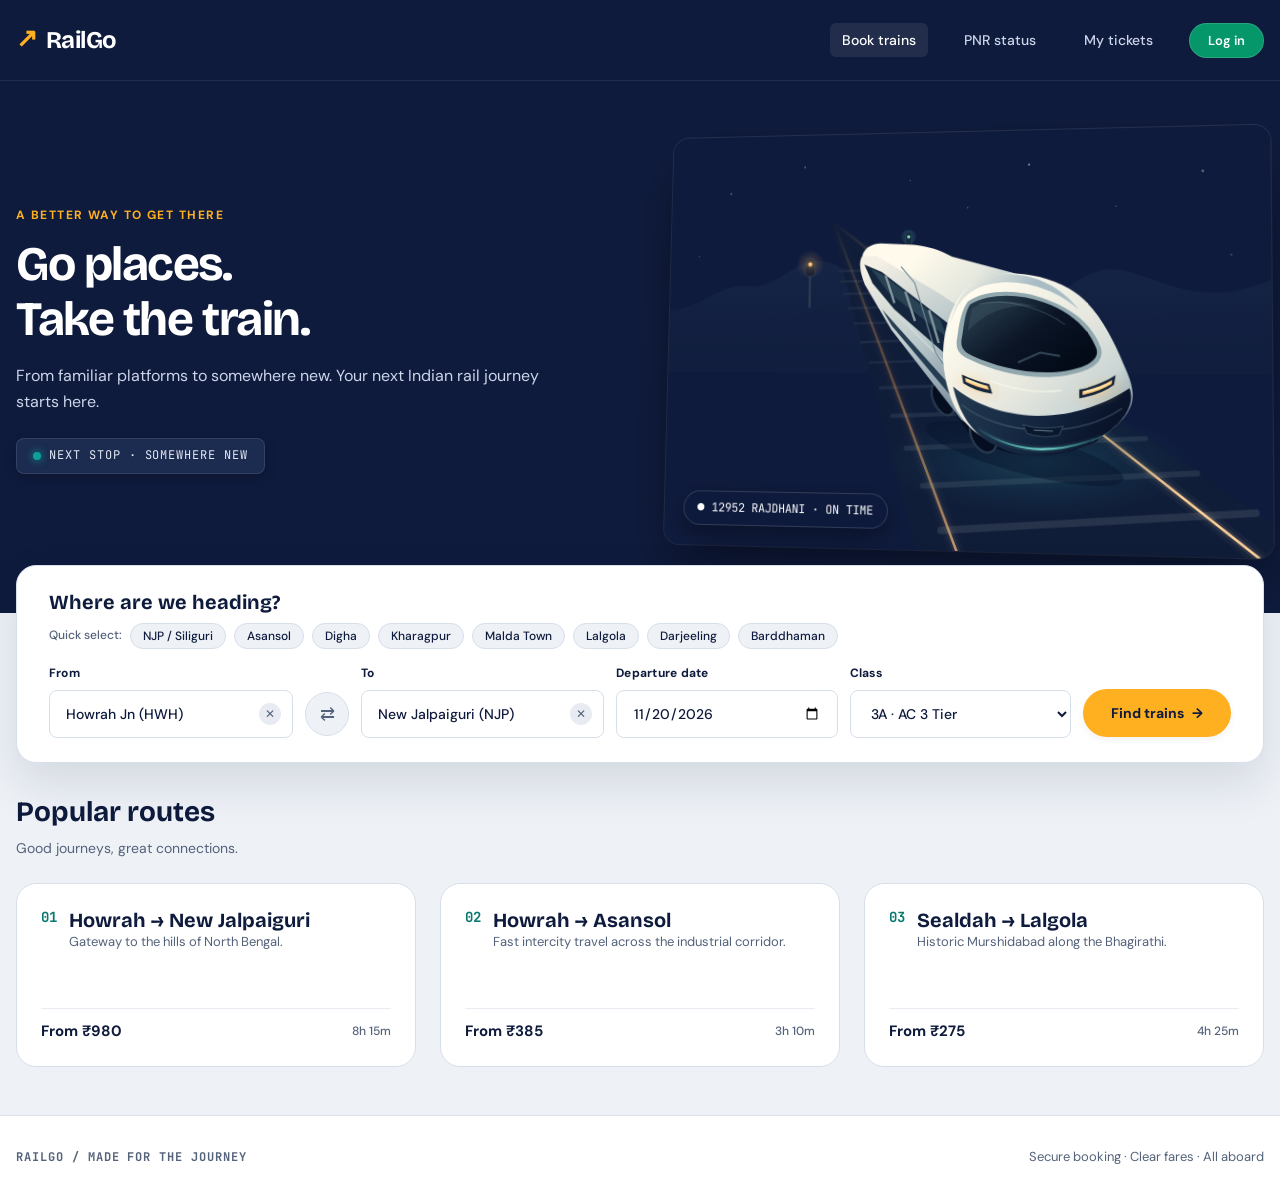
<file: frontend/index.html>
<!DOCTYPE html>
<html lang="en">
<head>
  <meta charset="UTF-8">
  <meta name="viewport" content="width=device-width, initial-scale=1.0">
  <title>RailGo — Go places. Take the train.</title>
  <meta name="description" content="Book Indian railway train tickets with real-time seat availability, live fares, and PNR status.">

  <!-- Google Fonts: Bricolage Grotesque, DM Sans, JetBrains Mono -->
  <link rel="preconnect" href="https://fonts.googleapis.com">
  <link rel="preconnect" href="https://fonts.gstatic.com" crossorigin>
  <link href="https://fonts.googleapis.com/css2?family=Bricolage+Grotesque:opsz,wght@12..96,600;700&family=DM+Sans:ital,opsz,wght@0,9..40,400;0,9..40,500;0,9..40,700;1,9..40,400&family=JetBrains+Mono:wght@400;500;700&display=swap" rel="stylesheet">

  <!-- Custom CSS -->
  <link rel="stylesheet" href="css/tokens.css?v=3">
  <link rel="stylesheet" href="css/base.css?v=3">
  <link rel="stylesheet" href="css/components.css?v=3">
</head>
<body>

  <!-- Site Navigation -->
  <header class="site-header">
    <div class="container nav-container">
      <a href="index.html" class="brand-logo" aria-label="RailGo Home">
        <span class="brand-arrow" aria-hidden="true">↗</span>
        <span>RailGo</span>
      </a>

      <nav aria-label="Primary Navigation">
        <ul class="nav-links">
          <li><a href="index.html" class="nav-link active" aria-current="page">Book trains</a></li>
          <li><a href="pnr.html" class="nav-link">PNR status</a></li>
          <li><a href="pnr.html#ticket" class="nav-link">My tickets</a></li>
          <li class="nav-auth-item">
            <button type="button" id="nav-login-btn" class="btn-nav-login">Log in</button>
            <div id="nav-user-profile" class="nav-user-profile" style="display: none;">
              <span id="nav-user-name" class="nav-user-name"></span>
              <button type="button" id="nav-logout-btn" class="btn-nav-logout" title="Log out">Logout</button>
            </div>
          </li>
        </ul>
      </nav>
    </div>
  </header>

  <main id="main-content">
    <!-- Screen 1: Night-train Hero Section -->
    <section class="hero-section" aria-labelledby="hero-title">
      <div class="container hero-grid">
        <div class="hero-content">
          <span class="hero-kicker">A BETTER WAY TO GET THERE</span>
          <h1 id="hero-title" class="hero-title">Go places.<br>Take the train.</h1>
          <p class="hero-description">
            From familiar platforms to somewhere new. Your next Indian rail journey starts here.
          </p>

          <div class="departure-board-badge" role="status">
            <span class="status-dot" aria-hidden="true"></span>
            <span>NEXT STOP · SOMEWHERE NEW</span>
          </div>
        </div>

        <div class="hero-scene-wrapper" aria-hidden="true">
          <div class="hero-scene-card">
            <img src="assets/train-hero.svg" alt="Perspective night train illustration" class="hero-scene-artwork">
            <div class="scene-floating-tag">
              <span>●</span>
              <span>12952 RAJDHANI · ON TIME</span>
            </div>
          </div>
        </div>
      </div>
    </section>

    <!-- Floating Search Panel -->
    <section class="container search-panel-wrapper" aria-label="Train Search Panel">
      <div class="search-panel">
        <div class="search-panel-header">
          <h2 class="search-panel-title">Where are we heading?</h2>
          <!-- Quick Destination Selection Chips -->
          <div class="quick-destinations-bar" role="toolbar" aria-label="Popular destinations">
            <span class="quick-dest-label">Quick select:</span>
            <button type="button" class="quick-dest-chip" data-station="New Jalpaiguri (NJP)">NJP / Siliguri</button>
            <button type="button" class="quick-dest-chip" data-station="Asansol Jn (ASN)">Asansol</button>
            <button type="button" class="quick-dest-chip" data-station="Digha (DGHA)">Digha</button>
            <button type="button" class="quick-dest-chip" data-station="Kharagpur Jn (KGP)">Kharagpur</button>
            <button type="button" class="quick-dest-chip" data-station="Malda Town (MLDT)">Malda Town</button>
            <button type="button" class="quick-dest-chip" data-station="Lalgola (LGL)">Lalgola</button>
            <button type="button" class="quick-dest-chip" data-station="Darjeeling (DJ)">Darjeeling</button>
            <button type="button" class="quick-dest-chip" data-station="Barddhaman Jn (BWN)">Barddhaman</button>
          </div>
        </div>

        <form id="train-search-form" class="search-form-grid" novalidate>
          <!-- From Station -->
          <div class="form-group">
            <label for="from-station" class="form-label">From</label>
            <div class="input-container">
              <input type="text" id="from-station" class="form-input" value="Howrah Jn (HWH)" autocomplete="off" required placeholder="Origin station">
              <button type="button" id="btn-clear-from" class="btn-clear-input visible" title="Clear origin station" aria-label="Clear origin station">✕</button>
              <div id="from-dropdown" class="autocomplete-dropdown" role="listbox"></div>
            </div>
          </div>

          <!-- Swap Stations Button -->
          <button type="button" id="swap-stations-btn" class="btn-swap-stations" title="Swap origin and destination" aria-label="Swap origin and destination">
            ⇄
          </button>

          <!-- To Station -->
          <div class="form-group">
            <label for="to-station" class="form-label">To</label>
            <div class="input-container">
              <input type="text" id="to-station" class="form-input" value="New Jalpaiguri (NJP)" autocomplete="off" required placeholder="Destination station">
              <button type="button" id="btn-clear-to" class="btn-clear-input visible" title="Clear destination station" aria-label="Clear destination station">✕</button>
              <div id="to-dropdown" class="autocomplete-dropdown" role="listbox"></div>
            </div>
          </div>

          <!-- Departure Date -->
          <div class="form-group">
            <label for="departure-date" class="form-label">Departure date</label>
            <div class="input-container">
              <input type="date" id="departure-date" class="form-input" value="2026-11-20" required>
            </div>
          </div>

          <!-- Class Selection -->
          <div class="form-group">
            <label for="travel-class" class="form-label">Class</label>
            <div class="input-container">
              <select id="travel-class" class="form-input">
                <option value="all">All classes</option>
                <option value="1A">1A · AC 1st Class</option>
                <option value="2A">2A · AC 2 Tier</option>
                <option value="3A" selected>3A · AC 3 Tier</option>
                <option value="SL">SL · Sleeper</option>
                <option value="CC">CC · Chair Car</option>
                <option value="2S">2S · Second Sitting</option>
              </select>
            </div>
          </div>

          <!-- Submit Button -->
          <div class="form-group">
            <button type="submit" id="search-submit-btn" class="btn-search-submit">
              <span>Find trains</span>
              <span aria-hidden="true">→</span>
            </button>
          </div>
        </form>
      </div>
    </section>

    <!-- Screen 2: Search Results Section with Live Filters -->
    <section id="search-results-section" class="container search-results-section" aria-label="Search Results">
      <!-- Journey Summary Bar -->
      <div class="journey-summary-bar">
        <div>
          <h2 id="journey-route" class="journey-route-text">New Delhi → Mumbai</h2>
          <p id="journey-details" class="journey-details-text">Fri, 20 Nov 2026 · All classes · 1 passenger</p>
        </div>
        <button type="button" id="btn-modify-search" class="btn-modify-search">Modify search</button>
      </div>

      <!-- Results Layout (Filters + Trains List) -->
      <div class="results-layout">
        <!-- Filter Sidebar -->
        <aside class="filter-sidebar" aria-label="Filter train results">
          <div class="filter-header">
            <h3 class="filter-heading">Filters</h3>
            <button type="button" id="btn-clear-filters" class="btn-clear-filters">Clear all</button>
          </div>

          <!-- Departure Time -->
          <div class="filter-group">
            <h4 class="filter-group-title">Departure time</h4>
            <div class="time-slots-grid">
              <button type="button" class="time-slot-btn" data-slot="night" title="00:00 - 06:00">Night</button>
              <button type="button" class="time-slot-btn" data-slot="morning" title="06:00 - 12:00">Morning</button>
              <button type="button" class="time-slot-btn" data-slot="afternoon" title="12:00 - 18:00">Afternoon</button>
              <button type="button" class="time-slot-btn" data-slot="evening" title="18:00 - 24:00">Evening</button>
            </div>
          </div>

          <!-- Travel Class -->
          <div class="filter-group">
            <h4 class="filter-group-title">Travel class</h4>
            <div class="checkbox-list">
              <label class="checkbox-label">
                <input type="checkbox" name="filter-class" value="1A">
                <span>1A · AC 1st Class</span>
              </label>
              <label class="checkbox-label">
                <input type="checkbox" name="filter-class" value="2A">
                <span>2A · AC 2 Tier</span>
              </label>
              <label class="checkbox-label">
                <input type="checkbox" name="filter-class" value="3A">
                <span>3A · AC 3 Tier</span>
              </label>
              <label class="checkbox-label">
                <input type="checkbox" name="filter-class" value="SL">
                <span>SL · Sleeper</span>
              </label>
              <label class="checkbox-label">
                <input type="checkbox" name="filter-class" value="CC">
                <span>CC · Chair Car</span>
              </label>
              <label class="checkbox-label">
                <input type="checkbox" name="filter-class" value="2S">
                <span>2S · Second Sitting</span>
              </label>
            </div>
          </div>

          <!-- Train Type -->
          <div class="filter-group">
            <h4 class="filter-group-title">Train type</h4>
            <div class="checkbox-list">
              <label class="checkbox-label">
                <input type="checkbox" name="filter-type" value="Rajdhani">
                <span>Rajdhani</span>
              </label>
              <label class="checkbox-label">
                <input type="checkbox" name="filter-type" value="Vande Bharat">
                <span>Vande Bharat</span>
              </label>
              <label class="checkbox-label">
                <input type="checkbox" name="filter-type" value="Superfast">
                <span>Superfast</span>
              </label>
              <label class="checkbox-label">
                <input type="checkbox" name="filter-type" value="Express">
                <span>Express</span>
              </label>
            </div>
          </div>
        </aside>

        <!-- Trains List Container -->
        <div class="results-list-container">
          <div class="results-meta-bar">
            <h3 class="results-title">Find your next departure</h3>
            <span id="results-count-text" class="results-count-text">3 trains · Fares shown per passenger</span>
          </div>

          <div id="trains-list" class="results-list-container">
            <!-- Dynamically populated or rendered with skeletons/cards -->
          </div>
        </div>
      </div>
    </section>

    <!-- Popular Routes Section -->
    <section class="container popular-routes-section" aria-labelledby="popular-routes-title">
      <div class="section-header">
        <h2 id="popular-routes-title" class="section-title">Popular routes</h2>
        <p class="section-subtitle">Good journeys, great connections.</p>
      </div>

      <div class="routes-grid">
        <!-- Route 01 -->
        <article class="route-card" data-from="Howrah Jn (HWH)" data-to="New Jalpaiguri (NJP)" tabindex="0" role="button" aria-label="Book Howrah to New Jalpaiguri">
          <div class="route-card-top">
            <span class="route-number">01</span>
            <div>
              <h3 class="route-destination">Howrah → New Jalpaiguri</h3>
              <p class="route-tagline">Gateway to the hills of North Bengal.</p>
            </div>
          </div>
          <div class="route-card-footer">
            <span class="route-fare">From <strong>₹980</strong></span>
            <span class="route-duration">8h 15m</span>
          </div>
        </article>

        <!-- Route 02 -->
        <article class="route-card" data-from="Howrah Jn (HWH)" data-to="Asansol Jn (ASN)" tabindex="0" role="button" aria-label="Book Howrah to Asansol">
          <div class="route-card-top">
            <span class="route-number">02</span>
            <div>
              <h3 class="route-destination">Howrah → Asansol</h3>
              <p class="route-tagline">Fast intercity travel across the industrial corridor.</p>
            </div>
          </div>
          <div class="route-card-footer">
            <span class="route-fare">From <strong>₹385</strong></span>
            <span class="route-duration">3h 10m</span>
          </div>
        </article>

        <!-- Route 03 -->
        <article class="route-card" data-from="Kolkata Sealdah (SDAH)" data-to="Lalgola (LGL)" tabindex="0" role="button" aria-label="Book Sealdah to Lalgola">
          <div class="route-card-top">
            <span class="route-number">03</span>
            <div>
              <h3 class="route-destination">Sealdah → Lalgola</h3>
              <p class="route-tagline">Historic Murshidabad along the Bhagirathi.</p>
            </div>
          </div>
          <div class="route-card-footer">
            <span class="route-fare">From <strong>₹275</strong></span>
            <span class="route-duration">4h 25m</span>
          </div>
        </article>
      </div>
    </section>
  </main>

  <!-- Auth Modal Dialog -->
  <dialog id="auth-modal" class="auth-dialog" aria-labelledby="auth-modal-title">
    <div class="auth-dialog-header">
      <h2 id="auth-modal-title" class="auth-dialog-title">RailGo Account</h2>
      <button type="button" id="btn-close-auth-modal" class="btn-close-modal" aria-label="Close dialog">✕</button>
    </div>

    <!-- Switchable Tabs -->
    <div class="auth-tabs" role="tablist">
      <button type="button" id="tab-login" class="auth-tab-btn active" role="tab" aria-selected="true">Log In</button>
      <button type="button" id="tab-register" class="auth-tab-btn" role="tab" aria-selected="false">Create Account</button>
    </div>

    <!-- Login Form View -->
    <div id="auth-login-view">
      <form id="login-form" class="auth-form" novalidate>
        <div class="form-group">
          <label for="login-email" class="form-label">Email address</label>
          <input type="email" id="login-email" class="form-input" required placeholder="you@example.com" autocomplete="email">
        </div>
        <div class="form-group">
          <label for="login-password" class="form-label">Password</label>
          <input type="password" id="login-password" class="form-input" required placeholder="Enter password" autocomplete="current-password">
        </div>
        <button type="submit" id="btn-submit-login" class="auth-submit-btn">Log In</button>
        <p id="login-message" class="auth-status-msg"></p>
        <p class="auth-switch-text">New to RailGo? <span id="link-goto-register" class="auth-switch-link">Create an account</span></p>
      </form>
    </div>

    <!-- Register Form View -->
    <div id="auth-register-view" style="display: none;">
      <form id="register-form" class="auth-form" novalidate>
        <div class="form-group">
          <label for="register-name" class="form-label">Full name</label>
          <input type="text" id="register-name" class="form-input" required placeholder="Sahil Hossain" autocomplete="name">
        </div>
        <div class="form-group">
          <label for="register-email" class="form-label">Email address</label>
          <input type="email" id="register-email" class="form-input" required placeholder="you@example.com" autocomplete="email">
        </div>
        <div class="form-group">
          <label for="register-password" class="form-label">Password</label>
          <input type="password" id="register-password" class="form-input" required placeholder="Min 6 characters" autocomplete="new-password">
        </div>
        <button type="submit" id="btn-submit-register" class="auth-submit-btn">Create Account</button>
        <p id="register-message" class="auth-status-msg"></p>
        <p class="auth-switch-text">Already have an account? <span id="link-goto-login" class="auth-switch-link">Log In</span></p>
      </form>
    </div>
  </dialog>

  <!-- Booking Modal (<dialog>) (Figma 4:12135, 4:18638) -->
  <dialog id="booking-modal" class="booking-dialog" aria-labelledby="modal-booking-title">
    <!-- Form View -->
    <div id="booking-form-view">
      <div class="booking-header">
        <h2 id="modal-booking-title" class="booking-title">Passenger details</h2>
        <button type="button" id="btn-close-booking" class="btn-close-modal" aria-label="Close booking modal">✕</button>
      </div>

      <!-- Selected Train & Class Bar -->
      <div class="booking-train-bar">
        <div>
          <div class="train-name-group">
            <span id="modal-train-name" class="booking-train-name">Mumbai Rajdhani</span>
            <span id="modal-train-number" class="train-number">12952</span>
          </div>
          <p id="modal-journey-summary" class="booking-journey-desc">New Delhi → Mumbai Central · 16:55 → 08:35</p>
        </div>
        <select id="modal-class-select" class="booking-class-select" aria-label="Select class">
          <!-- Populated dynamically -->
        </select>
      </div>

      <!-- Validation Error Banner (Figma 4:18887) -->
      <div id="booking-validation-alert" class="booking-validation-error" role="alert">
        <h3 class="validation-error-title">! Check passenger details</h3>
        <p class="validation-error-desc">Enter a full name and an age from 1 to 120.</p>
      </div>

      <!-- Booking Form -->
      <form id="booking-details-form" novalidate>
        <div id="passenger-rows-container" class="passenger-list-container">
          <!-- Dynamic passenger rows (1-6) -->
        </div>

        <div class="add-passenger-wrapper">
          <button type="button" id="btn-add-passenger" class="btn btn-add-passenger">+ Add passenger</button>
          <p class="passenger-limit-note">Up to 6 passengers. Use names shown on your ID.</p>
        </div>

        <!-- Fare Summary Bar -->
        <div class="booking-fare-bar">
          <div>
            <div class="fare-calc-label">Base fare × passengers</div>
            <div class="fare-formula-display">
              <span id="fare-base-times" class="fare-base-times">₹1,895 × 1 =</span>
              <span id="fare-total-amount" class="fare-total-number">₹1,895</span>
            </div>
            <span class="fare-caption-text">Total fare · no hidden fees</span>
          </div>

          <button type="submit" id="btn-confirm-booking" class="btn btn-primary">
            <span>Confirm booking</span>
            <span aria-hidden="true">→</span>
          </button>
        </div>
      </form>
    </div>

    <!-- Booking Success View (Figma 4:20277) -->
    <div id="booking-success-view" class="booking-success-view">
      <span class="success-badge">✓ BOOKING CONFIRMED</span>
      <h2 class="success-title">You’re going to <span id="success-destination">Mumbai</span>.</h2>
      <p class="section-subtitle" style="margin-bottom: var(--space-4);">Your ticket is ready. A new journey awaits.</p>
      <div>
        <span id="success-pnr-display" class="success-pnr-tag">PNR: —</span>
      </div>
      <div class="success-actions">
        <a id="btn-view-ticket" href="pnr.html#ticket" class="btn btn-primary">View E-ticket →</a>
        <button type="button" class="btn btn-secondary" onclick="document.getElementById('booking-modal').close()">Done</button>
      </div>
    </div>
  </dialog>

  <!-- Site Footer -->
  <footer class="site-footer">
    <div class="container footer-content">
      <div class="footer-brand">
        RAILGO / MADE FOR THE JOURNEY
      </div>
      <div class="footer-trust">
        Secure booking · Clear fares · All aboard
      </div>
    </div>
  </footer>

  <!-- Scripts -->
  <script src="js/api.js?v=3"></script>
  <script src="js/search.js?v=3"></script>
  <script src="js/booking.js?v=3"></script>
  <script src="js/login.js?v=1"></script>
</body>
</html>
</file>
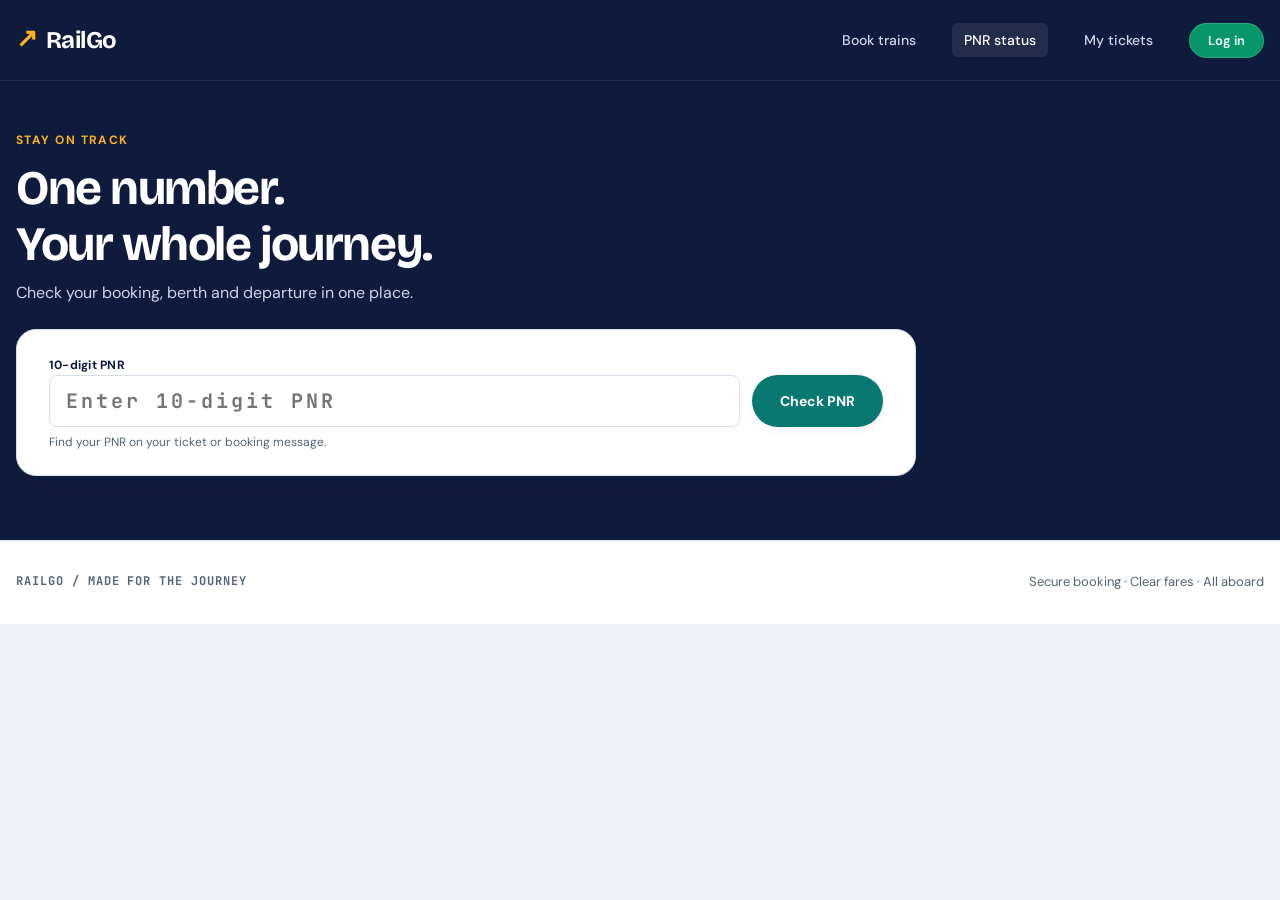
<file: frontend/pnr.html>
<!DOCTYPE html>
<html lang="en">
<head>
  <meta charset="UTF-8">
  <meta name="viewport" content="width=device-width, initial-scale=1.0">
  <title>RailGo — PNR Status & E-Ticket</title>
  <meta name="description" content="Check Indian Railways 10-digit PNR status, live coach and berth allocations, and view or print your digital e-ticket.">

  <!-- Google Fonts: Bricolage Grotesque, DM Sans, JetBrains Mono -->
  <link rel="preconnect" href="https://fonts.googleapis.com">
  <link rel="preconnect" href="https://fonts.gstatic.com" crossorigin>
  <link href="https://fonts.googleapis.com/css2?family=Bricolage+Grotesque:opsz,wght@12..96,600;700&family=DM+Sans:ital,opsz,wght@0,9..40,400;0,9..40,500;0,9..40,700;1,9..40,400&family=JetBrains+Mono:wght@400;500;700&display=swap" rel="stylesheet">

  <!-- Custom CSS -->
  <link rel="stylesheet" href="css/tokens.css?v=3">
  <link rel="stylesheet" href="css/base.css?v=3">
  <link rel="stylesheet" href="css/components.css?v=3">
</head>
<body>

  <!-- Site Navigation -->
  <header class="site-header">
    <div class="container nav-container">
      <a href="index.html" class="brand-logo" aria-label="RailGo Home">
        <span class="brand-arrow" aria-hidden="true">↗</span>
        <span>RailGo</span>
      </a>

      <nav aria-label="Primary Navigation">
        <ul class="nav-links">
          <li><a href="index.html" class="nav-link">Book trains</a></li>
          <li><a href="pnr.html" class="nav-link active" aria-current="page">PNR status</a></li>
          <li><a href="pnr.html#ticket" class="nav-link">My tickets</a></li>
          <li class="nav-auth-item">
            <button type="button" id="nav-login-btn" class="btn-nav-login">Log in</button>
            <div id="nav-user-profile" class="nav-user-profile" style="display: none;">
              <span id="nav-user-name" class="nav-user-name"></span>
              <button type="button" id="nav-logout-btn" class="btn-nav-logout" title="Log out">Logout</button>
            </div>
          </li>
        </ul>
      </nav>
    </div>
  </header>

  <main id="main-content">
    <!-- PNR Hero & Lookup Section (Figma 4:12139) -->
    <section class="pnr-page-hero" aria-labelledby="pnr-page-title">
      <div class="container">
        <span class="hero-kicker">STAY ON TRACK</span>
        <h1 id="pnr-page-title" class="hero-title" style="margin-bottom: var(--space-2);">
          One number.<br>Your whole journey.
        </h1>
        <p class="hero-description" style="margin-bottom: var(--space-4);">
          Check your booking, berth and departure in one place.
        </p>

        <!-- 10-Digit PNR Lookup Box -->
        <div class="pnr-lookup-box">
          <form id="pnr-search-form" novalidate>
            <div class="pnr-input-row">
              <div class="pnr-input-group">
                <label for="pnr-input" class="form-label">10-digit PNR</label>
                <input type="text" id="pnr-input" class="form-input pnr-mono-input"
                       value="" maxlength="10" placeholder="Enter 10-digit PNR"
                       autocomplete="off" required aria-describedby="pnr-helper-message">
              </div>
              <button type="submit" class="btn btn-primary" style="height: 52px; padding: 0 28px;">
                Check PNR
              </button>
            </div>
            <p id="pnr-helper-message" class="pnr-helper-text">
              Find your PNR on your ticket or booking message.
            </p>
          </form>
        </div>
      </div>
    </section>

    <!-- My Booked Tickets Bar (shown when user has active bookings) -->
    <section id="my-bookings-section" class="container my-bookings-section" style="display: none;" aria-label="My Bookings">
      <div class="my-bookings-card">
        <div class="my-bookings-header">
          <div>
            <h2 class="my-bookings-heading">My Booked Tickets</h2>
            <p class="my-bookings-sub">Select any ticket to view live status and digital boarding pass.</p>
          </div>
          <span id="my-bookings-badge" class="my-bookings-count-pill">0 tickets</span>
        </div>
        <div id="my-bookings-chips" class="my-bookings-chips-list">
          <!-- Dynamically populated chips -->
        </div>
      </div>
    </section>

    <!-- Empty State (shown when visiting #ticket with no bookings) -->
    <section id="empty-tickets-section" class="container empty-tickets-section" style="display: none;" aria-label="No Bookings">
      <div class="empty-tickets-card">
        <div class="empty-tickets-icon">🎫</div>
        <h2 class="empty-tickets-title">No tickets booked yet</h2>
        <p class="empty-tickets-text">You haven't booked any trains yet. Find your next train and your digital ticket will appear here automatically.</p>
        <a href="index.html" class="btn btn-primary" style="display: inline-flex; align-items: center; gap: 8px;">
          <span>Book a train</span>
          <span aria-hidden="true">→</span>
        </a>
      </div>
    </section>

    <!-- PNR Status & Timeline Section -->
    <section id="pnr-result-section" class="container pnr-result-section" style="display: none;" aria-label="PNR Status and Journey Timeline">
      <div class="pnr-result-grid">
        <!-- Journey Timeline Card -->
        <div class="timeline-card">
          <div class="timeline-card-header">
            <div>
              <h2 id="tl-train-title" class="timeline-train-title">Mumbai Rajdhani</h2>
              <span id="tl-train-meta" class="timeline-train-meta">12952 · 3A · AC 3 tier</span>
            </div>
            <span id="tl-status-pill" class="status-pill confirmed">✓ Confirmed</span>
          </div>

          <!-- Vertical Timeline Track -->
          <div class="vertical-timeline" role="list" aria-label="Journey Progress">
            <!-- Step 1: Booked -->
            <div class="timeline-step completed" role="listitem">
              <div class="timeline-node" aria-hidden="true"></div>
              <div class="timeline-stage-title">Booked</div>
              <div id="tl-booked-time" class="timeline-stage-time">10 Nov 2026 · 12:42</div>
            </div>

            <!-- Step 2: Departs -->
            <div class="timeline-step active" role="listitem">
              <div class="timeline-node" aria-hidden="true"></div>
              <div id="tl-dep-station" class="timeline-stage-title">Departs · New Delhi</div>
              <div id="tl-dep-time" class="timeline-stage-time">20 Nov 2026 · 16:55</div>
            </div>

            <!-- Step 3: Arrives -->
            <div class="timeline-step" role="listitem">
              <div class="timeline-node" aria-hidden="true"></div>
              <div id="tl-arr-station" class="timeline-stage-title">Arrives · Mumbai Central</div>
              <div id="tl-arr-time" class="timeline-stage-time">21 Nov 2026 · 08:35</div>
            </div>
          </div>

          <div class="timeline-footer-note">
            <span aria-hidden="true">●</span>
            <span>Booked and ready. Your journey is ahead.</span>
          </div>
        </div>

        <!-- Passenger Status Allocation Card -->
        <div class="passenger-status-card">
          <h2 class="passenger-status-title">Passenger details</h2>
          <div id="pnr-passenger-status-list" class="status-passenger-list">
            <!-- Populated dynamically -->
          </div>

          <div class="passenger-status-actions">
            <a href="#ticket" class="btn btn-secondary" style="flex: 1;">
              View boarding pass e-ticket ↓
            </a>
            <button type="button" id="btn-cancel-ticket-overview" class="btn btn-cancel-ticket" style="flex: 1;">
              ✕ Cancel ticket
            </button>
          </div>
        </div>
      </div>
    </section>

    <!-- Screen 4: E-Ticket Boarding Pass with Pure CSS 3D Flip (Figma 4:12137, 4:23736) -->
    <section id="ticket" class="container ticket-section" style="display: none;" aria-labelledby="ticket-title">
      <div class="ticket-header-group">
        <span class="ticket-kicker">YOUR JOURNEY, ALL SET</span>
        <h2 id="ticket-title" class="ticket-heading">Your ticket to somewhere new.</h2>
        <p class="section-subtitle">Save it. Share it. See you on the platform.</p>
      </div>

      <!-- 3D Flippable Ticket Scene -->
      <div id="ticket-3d-scene" class="ticket-3d-scene">
        <div class="ticket-flipper">

          <!-- FRONT FACE (Boarding Pass Layout) -->
          <article class="ticket-card-face ticket-face-front" aria-label="E-Ticket Front">
            <!-- Header -->
            <div class="ticket-face-header">
              <div class="ticket-brand">
                <span class="brand-arrow" aria-hidden="true">↗</span>
                <span>RailGo</span>
              </div>
              <span id="ticket-status-pill" class="status-pill confirmed">✓ Confirmed</span>
            </div>

            <!-- Journey Summary -->
            <div class="ticket-journey-body">
              <div class="ticket-train-info">
                <div>
                  <h3 id="ticket-train-name" class="ticket-train-title">Mumbai Rajdhani</h3>
                  <span id="ticket-train-number" class="train-number">12952</span>
                </div>
                <span id="ticket-class" class="ticket-class-badge">3A · AC 3 tier</span>
              </div>

              <div class="ticket-route-row">
                <div>
                  <div id="ticket-dep-time" class="ticket-time-lg">16:55</div>
                  <div id="ticket-from-station" class="schedule-station">New Delhi</div>
                </div>

                <div class="duration-track-container">
                  <span id="ticket-duration" class="duration-label">15h 40m →</span>
                  <div class="duration-line">
                    <img src="assets/train-marker.svg" class="duration-marker-icon" alt="" aria-hidden="true">
                  </div>
                </div>

                <div style="text-align: right;">
                  <div id="ticket-arr-time" class="ticket-time-lg">08:35</div>
                  <div id="ticket-to-station" class="schedule-station">Mumbai Central</div>
                </div>
              </div>
            </div>

            <!-- Authentic Boarding-Pass Perforation Notch Divider -->
            <div class="ticket-perforation-divider" aria-hidden="true">
              <span class="notch-left"></span>
              <div class="perforation-dashed-line"></div>
              <span class="notch-right"></span>
            </div>

            <!-- Travel Metadata -->
            <div class="ticket-meta-grid">
              <div class="ticket-meta-col">
                <span class="ticket-meta-lbl">Departure date</span>
                <span id="ticket-dep-date" class="ticket-meta-val">20 Nov 2026</span>
              </div>
              <div class="ticket-meta-col">
                <span class="ticket-meta-lbl">Coach</span>
                <span id="ticket-coach" class="ticket-meta-val">B4</span>
              </div>
              <div class="ticket-meta-col">
                <span class="ticket-meta-lbl">Arrival date</span>
                <span id="ticket-arr-date" class="ticket-meta-val">21 Nov 2026</span>
              </div>
            </div>

            <!-- Passenger Manifest -->
            <div class="ticket-manifest">
              <div class="manifest-heading-row">
                <span>Passenger</span>
                <span>Coach / Seat / Berth</span>
              </div>
              <div id="ticket-manifest-list">
                <!-- Dynamically populated -->
              </div>
            </div>

            <!-- Identity Footer with PNR and QR -->
            <div class="ticket-identity-footer">
              <div class="pnr-display-box">
                <span class="pnr-tag-label">YOUR PNR</span>
                <span id="ticket-pnr-display" class="pnr-tag-value">—</span>
                <p class="ticket-id-reminder">Carry a valid photo ID. Arrive 30 minutes before departure.</p>
                <button type="button" id="btn-flip-to-back" class="btn-flip-ticket">
                  <span>↻</span>
                  <span>Tap to flip ticket</span>
                </button>
              </div>

              <div class="ticket-qr-container">
                <img src="assets/qr-placeholder.svg" class="ticket-qr-img" alt="QR Code" width="90" height="90">
                <span class="sr-only">PNR QR code</span>
              </div>
            </div>
          </article>

          <!-- BACK FACE (Travel Conditions & Guidelines) -->
          <article class="ticket-card-face ticket-face-back" aria-label="E-Ticket Back">
            <!-- Header -->
            <div class="ticket-face-header">
              <div class="ticket-brand">
                <span class="brand-arrow" aria-hidden="true">↗</span>
                <span>RailGo</span>
              </div>
              <span id="ticket-back-status-pill" class="status-pill confirmed">✓ Confirmed</span>
            </div>

            <!-- Terms Body -->
            <div class="ticket-terms-body">
              <h3 class="terms-title">A few things before you go</h3>
              <ol class="terms-ordered-list">
                <li>
                  <span class="terms-num">01</span>
                  <span>Bring the original photo ID used for booking (Aadhaar, Passport, Voter ID, or Driving License).</span>
                </li>
                <li>
                  <span class="terms-num">02</span>
                  <span>Arrive at least 30 minutes prior to scheduled departure at the origin platform.</span>
                </li>
                <li>
                  <span class="terms-num">03</span>
                  <span>E-tickets shown on mobile devices are fully valid; printed copies are optional.</span>
                </li>
                <li>
                  <span class="terms-num">04</span>
                  <span>Please follow all coach guidelines, respect silence hours (22:00 - 06:00), and keep luggage within allowances.</span>
                </li>
              </ol>
            </div>

            <!-- Back Identity Footer -->
            <div class="ticket-identity-footer">
              <div class="pnr-display-box">
                <span class="pnr-tag-label">PNR</span>
                <span id="ticket-back-pnr" class="pnr-tag-value" style="font-size: 1.5rem;">—</span>
                <button type="button" id="btn-flip-to-front" class="btn-flip-ticket">
                  <span>↻</span>
                  <span>Return to ticket</span>
                </button>
              </div>

              <div class="ticket-qr-container">
                <img src="assets/qr-placeholder.svg" class="ticket-qr-img" alt="QR Code" width="80" height="80">
              </div>
            </div>
          </article>

        </div>
      </div>

      <!-- Ticket Actions Toolbar -->
      <div class="ticket-actions-toolbar">
        <button type="button" id="btn-print-ticket" class="btn btn-primary">
          <span aria-hidden="true">🖨</span>
          <span>Print / Save as PDF</span>
        </button>
        <button type="button" id="btn-cancel-ticket" class="btn btn-cancel-ticket">
          <span aria-hidden="true">✕</span>
          <span>Cancel ticket</span>
        </button>
        <a href="index.html" class="btn btn-secondary">
          Book another train
        </a>
      </div>
    </section>
  </main>

  <!-- Cancel Ticket Confirmation Modal Dialog -->
  <dialog id="cancel-modal" class="cancel-dialog" aria-labelledby="cancel-modal-title">
    <div class="cancel-dialog-header">
      <h2 id="cancel-modal-title" class="cancel-dialog-title">Cancel Ticket</h2>
      <button type="button" id="btn-close-cancel-modal" class="btn-close-modal" aria-label="Close dialog">✕</button>
    </div>
    <div class="cancel-dialog-content">
      <div class="cancel-dialog-warning">
        <span class="warning-icon" aria-hidden="true">⚠️</span>
        <div>
          <p class="warning-title">Are you sure you want to cancel this booking?</p>
          <p class="warning-text">This will cancel all passenger reservations associated with PNR <strong id="cancel-modal-pnr" class="pnr-mono-highlight"></strong>. This action cannot be undone.</p>
        </div>
      </div>
      <div id="cancel-modal-status" class="cancel-modal-status" style="display: none;"></div>
      <div class="cancel-dialog-actions">
        <button type="button" id="btn-abort-cancel" class="btn btn-secondary">Keep Ticket</button>
        <button type="button" id="btn-confirm-cancel" class="btn btn-danger-action">Yes, Cancel Ticket</button>
      </div>
    </div>
  </dialog>

  <!-- Auth Modal Dialog -->
  <dialog id="auth-modal" class="auth-dialog" aria-labelledby="auth-modal-title">
    <div class="auth-dialog-header">
      <h2 id="auth-modal-title" class="auth-dialog-title">RailGo Account</h2>
      <button type="button" id="btn-close-auth-modal" class="btn-close-modal" aria-label="Close dialog">✕</button>
    </div>

    <!-- Switchable Tabs -->
    <div class="auth-tabs" role="tablist">
      <button type="button" id="tab-login" class="auth-tab-btn active" role="tab" aria-selected="true">Log In</button>
      <button type="button" id="tab-register" class="auth-tab-btn" role="tab" aria-selected="false">Create Account</button>
    </div>

    <!-- Login Form View -->
    <div id="auth-login-view">
      <form id="login-form" class="auth-form" novalidate>
        <div class="form-group">
          <label for="login-email" class="form-label">Email address</label>
          <input type="email" id="login-email" class="form-input" required placeholder="you@example.com" autocomplete="email">
        </div>
        <div class="form-group">
          <label for="login-password" class="form-label">Password</label>
          <input type="password" id="login-password" class="form-input" required placeholder="Enter password" autocomplete="current-password">
        </div>
        <button type="submit" id="btn-submit-login" class="auth-submit-btn">Log In</button>
        <p id="login-message" class="auth-status-msg"></p>
        <p class="auth-switch-text">New to RailGo? <span id="link-goto-register" class="auth-switch-link">Create an account</span></p>
      </form>
    </div>

    <!-- Register Form View -->
    <div id="auth-register-view" style="display: none;">
      <form id="register-form" class="auth-form" novalidate>
        <div class="form-group">
          <label for="register-name" class="form-label">Full name</label>
          <input type="text" id="register-name" class="form-input" required placeholder="Sahil Hossain" autocomplete="name">
        </div>
        <div class="form-group">
          <label for="register-email" class="form-label">Email address</label>
          <input type="email" id="register-email" class="form-input" required placeholder="you@example.com" autocomplete="email">
        </div>
        <div class="form-group">
          <label for="register-password" class="form-label">Password</label>
          <input type="password" id="register-password" class="form-input" required placeholder="Min 6 characters" autocomplete="new-password">
        </div>
        <button type="submit" id="btn-submit-register" class="auth-submit-btn">Create Account</button>
        <p id="register-message" class="auth-status-msg"></p>
        <p class="auth-switch-text">Already have an account? <span id="link-goto-login" class="auth-switch-link">Log In</span></p>
      </form>
    </div>
  </dialog>

  <!-- Site Footer -->
  <footer class="site-footer">
    <div class="container footer-content">
      <div class="footer-brand">
        RAILGO / MADE FOR THE JOURNEY
      </div>
      <div class="footer-trust">
        Secure booking · Clear fares · All aboard
      </div>
    </div>
  </footer>

  <!-- Scripts -->
  <script src="js/api.js?v=3"></script>
  <script src="js/ticket.js?v=3"></script>
  <script src="js/login.js?v=1"></script>
</body>
</html>
</file>
<file: frontend/css/tokens.css>
/* ==========================================================================
   RailGo Design Tokens
   Extracted from Figma (11smpALnVQ0DR3QaxRwXkj)
   ========================================================================== */

:root {
  /* Brand & Core Color Palette */
  --color-navy-950: #080e21;
  --color-navy-900: #0f1b3d;
  --color-navy-800: #1c2b50;
  --color-navy-700: #223154;
  --color-navy-600: #2d3f6a;

  /* Accent & Success / Availability */
  --color-teal-600: #087970;
  --color-teal-700: #065e57;
  --color-teal-500: #0ea297;
  --color-teal-100: #cdeee9;
  --color-teal-50: #e4f4f0;

  /* Warning / RAC / Medium Availability */
  --color-amber-600: #d99110;
  --color-amber-500: #ffb020;
  --color-amber-400: #ffc24d;
  --color-amber-900: #835200;
  --color-amber-50: #fff3da;

  /* Danger / Waitlist / Sold Out / Validation Error */
  --color-crimson-600: #b4232c;
  --color-crimson-500: #e5484d;
  --color-crimson-100: #fbd6da;
  --color-crimson-50: #fdecef;

  /* Neutrals & Surfaces */
  --color-white: #ffffff;
  --color-slate-900: #0f1b3d;
  --color-slate-700: #334155;
  --color-slate-600: #54627a;
  --color-slate-400: #8a9bb5;
  --color-slate-300: #ccd5e9;
  --color-slate-200: #d7dfea;
  --color-slate-150: #e1e7f2;
  --color-slate-100: #e8ecf2;
  --color-slate-50: #eef2f7;

  /* Semantic UI Tokens */
  --bg-page: var(--color-slate-50);
  --bg-hero: var(--color-navy-900);
  --bg-surface: var(--color-white);
  --bg-surface-elevated: var(--color-white);
  --bg-surface-muted: var(--color-slate-100);
  --bg-surface-subtle: #edf2f7;

  --text-primary: var(--color-navy-900);
  --text-secondary: var(--color-slate-600);
  --text-muted: var(--color-slate-400);
  --text-inverse: var(--color-white);
  --text-inverse-muted: var(--color-slate-300);

  --border-subtle: var(--color-slate-200);
  --border-focus: var(--color-teal-600);
  --border-error: var(--color-crimson-500);

  /* Typography Families */
  --font-display: 'Bricolage Grotesque', -apple-system, BlinkMacSystemFont, 'Segoe UI', Roboto, sans-serif;
  --font-body: 'DM Sans', -apple-system, BlinkMacSystemFont, 'Segoe UI', Roboto, sans-serif;
  --font-mono: 'JetBrains Mono', 'SF Mono', Consolas, Menlo, monospace;

  /* Typography Scales */
  --font-size-hero: 2.25rem;    /* 36px */
  --font-size-h1: 1.75rem;      /* 28px */
  --font-size-h2: 1.5rem;       /* 24px */
  --font-size-h3: 1.25rem;      /* 20px */
  --font-size-lg: 1rem;         /* 16px */
  --font-size-md: 0.9375rem;    /* 15px */
  --font-size-base: 0.875rem;   /* 14px */
  --font-size-sm: 0.8125rem;    /* 13px */
  --font-size-xs: 0.75rem;      /* 12px */
  --font-size-micro: 0.6875rem; /* 11px */

  --font-weight-regular: 400;
  --font-weight-medium: 500;
  --font-weight-bold: 700;

  /* Border Radii */
  --radius-xs: 5.5px;
  --radius-sm: 6px;
  --radius-md: 8px;
  --radius-lg: 12px;
  --radius-xl: 16px;
  --radius-2xl: 20px;
  --radius-pill: 999px;

  /* Elevation Shadows */
  --shadow-sm: 0px 3px 8px 0px rgba(15, 27, 61, 0.05);
  --shadow-md: 0px 8px 24px 0px rgba(15, 27, 61, 0.06);
  --shadow-lg: 0px 16px 40px 0px rgba(15, 27, 61, 0.08);
  --shadow-xl: 0px 20px 48px 0px rgba(15, 27, 61, 0.12);
  --shadow-modal: 0px 24px 64px 0px rgba(15, 27, 61, 0.22);
  --shadow-focus: 0 0 0 3px rgba(8, 121, 112, 0.28);
  --shadow-border: 0px 0px 0px 1px rgba(0, 0, 0, 0.08);

  /* Spacing Scale */
  --space-1: 4px;
  --space-2: 8px;
  --space-3: 12px;
  --space-4: 16px;
  --space-5: 20px;
  --space-6: 24px;
  --space-8: 32px;
  --space-10: 40px;
  --space-12: 48px;
  --space-16: 64px;
  --space-20: 80px;

  /* Layout Max Widths */
  --max-width-desktop: 1440px;
  --max-width-container: 1296px;
  --max-width-ticket: 960px;
  --max-width-modal: 856px;

  /* Transitions */
  --transition-fast: 150ms cubic-bezier(0.16, 1, 0.3, 1);
  --transition-normal: 250ms cubic-bezier(0.16, 1, 0.3, 1);
  --transition-slow: 400ms cubic-bezier(0.16, 1, 0.3, 1);
  --transition-3d: 650ms cubic-bezier(0.4, 0, 0.2, 1);

  /* Z-Index */
  --z-base: 1;
  --z-dropdown: 20;
  --z-sticky: 50;
  --z-modal-backdrop: 100;
  --z-modal: 101;
}

/* Reduced Motion Override */
@media (prefers-reduced-motion: reduce) {
  :root {
    --transition-fast: 0ms !important;
    --transition-normal: 0ms !important;
    --transition-slow: 0ms !important;
    --transition-3d: 0ms !important;
  }
}

.reduced-motion {
  --transition-fast: 0ms !important;
  --transition-normal: 0ms !important;
  --transition-slow: 0ms !important;
  --transition-3d: 0ms !important;
}
</file>
<file: frontend/css/base.css>
/* ==========================================================================
   RailGo Base Styles & Reset
   ========================================================================== */

*, *::before, *::after {
  box-sizing: border-box;
  margin: 0;
  padding: 0;
}

html {
  font-size: 16px;
  -webkit-text-size-adjust: 100%;
  scroll-behavior: smooth;
}

body {
  font-family: var(--font-body);
  font-size: var(--font-size-base);
  line-height: 1.45;
  color: var(--text-primary);
  background-color: var(--bg-page);
  min-height: 100vh;
  -webkit-font-smoothing: antialiased;
  -moz-osx-font-smoothing: grayscale;
}

/* Typography Defaults */
h1, h2, h3, h4, h5, h6 {
  font-family: var(--font-display);
  font-weight: var(--font-weight-bold);
  line-height: 1.25;
  color: var(--text-primary);
}

p {
  color: var(--text-secondary);
  line-height: 1.5;
}

a {
  color: inherit;
  text-decoration: none;
}

button {
  font-family: inherit;
  font-size: inherit;
  border: none;
  background: transparent;
  cursor: pointer;
  color: inherit;
}

button:disabled {
  cursor: not-allowed;
  opacity: 0.55;
}

input, select, textarea {
  font-family: inherit;
  font-size: var(--font-size-base);
  color: var(--text-primary);
  background: var(--bg-surface);
  border: 1px solid var(--border-subtle);
  border-radius: var(--radius-sm);
  outline: none;
  transition: border-color var(--transition-fast), box-shadow var(--transition-fast);
}

input:focus, select:focus, textarea:focus {
  border-color: var(--border-focus);
  box-shadow: var(--shadow-focus);
}

/* Focus Visible for Accessibility */
:focus-visible {
  outline: 2px solid var(--color-teal-600);
  outline-offset: 2px;
}

button:focus-visible {
  outline: 2px solid var(--color-teal-600);
  outline-offset: 2px;
}

/* Common Layout Containers */
.container {
  width: 100%;
  max-width: var(--max-width-container);
  margin-left: auto;
  margin-right: auto;
  padding-left: var(--space-4);
  padding-right: var(--space-4);
}

.sr-only {
  position: absolute;
  width: 1px;
  height: 1px;
  padding: 0;
  margin: -1px;
  overflow: hidden;
  clip: rect(0, 0, 0, 0);
  white-space: nowrap;
  border: 0;
}

/* Badges & Status Pills */
.status-pill {
  display: inline-flex;
  align-items: center;
  gap: var(--space-1);
  padding: 4px 10px;
  border-radius: var(--radius-pill);
  font-size: var(--font-size-xs);
  font-weight: var(--font-weight-bold);
  line-height: 1;
  letter-spacing: 0.02em;
}

.status-pill.confirmed,
.status-pill.available {
  background-color: var(--color-teal-50);
  color: var(--color-teal-700);
  border: 1px solid var(--color-teal-100);
}

.status-pill.rac,
.status-pill.warning {
  background-color: var(--color-amber-50);
  color: var(--color-amber-900);
  border: 1px solid var(--color-amber-400);
}

.status-pill.waitlist,
.status-pill.danger {
  background-color: var(--color-crimson-50);
  color: var(--color-crimson-600);
  border: 1px solid var(--color-crimson-100);
}

.status-pill.neutral {
  background-color: var(--color-slate-100);
  color: var(--color-slate-600);
}

/* Buttons System */
.btn {
  display: inline-flex;
  align-items: center;
  justify-content: center;
  gap: var(--space-2);
  font-family: var(--font-body);
  font-weight: var(--font-weight-bold);
  border-radius: var(--radius-pill);
  padding: 12px 24px;
  transition: transform var(--transition-fast), background-color var(--transition-fast), box-shadow var(--transition-fast);
  white-space: nowrap;
}

.btn:active:not(:disabled) {
  transform: translateY(1px);
}

.btn-primary {
  background-color: var(--color-teal-600);
  color: var(--color-white);
  box-shadow: var(--shadow-sm);
}

.btn-primary:hover:not(:disabled) {
  background-color: var(--color-teal-700);
  box-shadow: var(--shadow-md);
}

.btn-amber {
  background-color: var(--color-amber-500);
  color: var(--color-navy-900);
}

.btn-amber:hover:not(:disabled) {
  background-color: var(--color-amber-400);
}

.btn-secondary {
  background-color: var(--color-white);
  color: var(--color-navy-900);
  border: 1px solid var(--border-subtle);
  box-shadow: var(--shadow-sm);
}

.btn-secondary:hover:not(:disabled) {
  background-color: var(--color-slate-50);
  border-color: var(--color-slate-300);
}

.btn-outline-dark {
  background-color: transparent;
  color: var(--color-white);
  border: 1px solid rgba(255, 255, 255, 0.25);
}

.btn-outline-dark:hover:not(:disabled) {
  background-color: rgba(255, 255, 255, 0.1);
  border-color: var(--color-white);
}

/* Animations & Reduced Motion Fallbacks */
@media (prefers-reduced-motion: reduce) {
  *, *::before, *::after {
    animation-duration: 0.01ms !important;
    animation-iteration-count: 1 !important;
    transition-duration: 0.01ms !important;
  }
}

.reduced-motion *,
.reduced-motion *::before,
.reduced-motion *::after {
  animation-duration: 0.01ms !important;
  animation-iteration-count: 1 !important;
  transition-duration: 0.01ms !important;
}
</file>
<file: frontend/css/components.css>
/* ==========================================================================
   RailGo Component Styles
   Matches Figma frames: Desktop (1440px) & Mobile (390px)
   ========================================================================== */

/* --------------------------------------------------------------------------
   1. NAVIGATION BAR
   -------------------------------------------------------------------------- */
.site-header {
  background-color: var(--color-navy-900);
  border-bottom: 1px solid rgba(255, 255, 255, 0.08);
  position: sticky;
  top: 0;
  z-index: var(--z-sticky);
  backdrop-filter: blur(12px);
  -webkit-backdrop-filter: blur(12px);
}

.nav-container {
  display: flex;
  align-items: center;
  justify-content: space-between;
  height: 80px;
}

.brand-logo {
  display: flex;
  align-items: center;
  gap: var(--space-2);
  font-family: var(--font-display);
  font-size: 1.5rem;
  font-weight: var(--font-weight-bold);
  color: var(--color-white);
  text-decoration: none;
  letter-spacing: -0.02em;
}

.brand-arrow {
  color: var(--color-amber-500);
  font-size: 1.6rem;
  font-weight: 900;
  transform: translateY(-1px);
}

.nav-links {
  display: flex;
  align-items: center;
  gap: var(--space-6);
  list-style: none;
}

.nav-link {
  color: var(--color-slate-300);
  font-size: var(--font-size-base);
  font-weight: var(--font-weight-medium);
  transition: color var(--transition-fast);
  padding: 8px 12px;
  border-radius: var(--radius-sm);
}

.nav-link:hover, .nav-link.active {
  color: var(--color-white);
}

.nav-link.active {
  background-color: rgba(255, 255, 255, 0.08);
}

.nav-actions {
  display: flex;
  align-items: center;
  gap: var(--space-3);
}

.currency-badge {
  color: var(--color-slate-300);
  font-size: var(--font-size-xs);
  font-weight: var(--font-weight-medium);
  padding: 6px 12px;
  background: rgba(255, 255, 255, 0.06);
  border: 1px solid rgba(255, 255, 255, 0.1);
  border-radius: var(--radius-pill);
}

.btn-motion-toggle {
  display: inline-flex;
  align-items: center;
  gap: 6px;
  font-size: var(--font-size-xs);
  font-weight: var(--font-weight-medium);
  color: var(--color-slate-300);
  background: rgba(255, 255, 255, 0.06);
  border: 1px solid rgba(255, 255, 255, 0.12);
  padding: 6px 12px;
  border-radius: var(--radius-pill);
  transition: all var(--transition-fast);
}

.btn-motion-toggle:hover {
  color: var(--color-white);
  background: rgba(255, 255, 255, 0.12);
}

.btn-motion-toggle.active {
  background: var(--color-teal-600);
  color: var(--color-white);
  border-color: var(--color-teal-500);
}

/* --------------------------------------------------------------------------
   2. NIGHT-TRAIN HERO SECTION
   -------------------------------------------------------------------------- */
.hero-section {
  background-color: var(--color-navy-900);
  color: var(--color-white);
  padding-top: var(--space-12);
  padding-bottom: var(--space-16);
  position: relative;
  overflow: hidden;
  transition: max-height var(--transition-normal), opacity var(--transition-normal);
}

.hero-grid {
  display: grid;
  grid-template-columns: 1fr 1fr;
  align-items: center;
  gap: var(--space-8);
}

.hero-content {
  z-index: 2;
}

.hero-kicker {
  display: inline-block;
  font-family: var(--font-body);
  font-size: var(--font-size-xs);
  font-weight: var(--font-weight-bold);
  letter-spacing: 0.12em;
  text-transform: uppercase;
  color: var(--color-amber-500);
  margin-bottom: var(--space-3);
}

.hero-title {
  font-family: var(--font-display);
  font-size: 3rem;
  line-height: 1.15;
  color: var(--color-white);
  margin-bottom: var(--space-4);
  letter-spacing: -0.03em;
}

.hero-description {
  font-size: var(--font-size-lg);
  line-height: 1.6;
  color: var(--color-slate-300);
  max-width: 540px;
  margin-bottom: var(--space-6);
}

.departure-board-badge {
  display: inline-flex;
  align-items: center;
  gap: var(--space-2);
  background-color: var(--color-navy-800);
  border: 1px solid rgba(255, 255, 255, 0.1);
  padding: 8px 16px;
  border-radius: var(--radius-md);
  font-family: var(--font-mono);
  font-size: var(--font-size-xs);
  color: var(--color-slate-150);
  letter-spacing: 0.08em;
  box-shadow: 0 4px 12px rgba(0, 0, 0, 0.2);
}

.status-dot {
  width: 8px;
  height: 8px;
  background-color: var(--color-teal-500);
  border-radius: 50%;
  box-shadow: 0 0 8px var(--color-teal-500);
  animation: pulse-dot 2s infinite ease-in-out;
}

@keyframes pulse-dot {
  0%, 100% { opacity: 1; transform: scale(1); }
  50% { opacity: 0.4; transform: scale(0.85); }
}

/* --------------------------------------------------------------------------
   3. 3D PERSPECTIVE TRAIN SCENE (CSS 3D Transforms Only)
   -------------------------------------------------------------------------- */
.hero-scene-wrapper {
  perspective: 1200px;
  display: flex;
  justify-content: center;
  align-items: center;
  position: relative;
  z-index: 2;
}

.hero-scene-card {
  width: 100%;
  max-width: 640px;
  height: 420px;
  position: relative;
  transform-style: preserve-3d;
  transform: rotateY(-8deg) rotateX(4deg) translateZ(0);
  transition: transform var(--transition-3d), box-shadow var(--transition-3d);
  border-radius: var(--radius-xl);
  overflow: hidden;
  box-shadow: 0 25px 60px -12px rgba(0, 0, 0, 0.5), 0 0 0 1px rgba(255, 255, 255, 0.1);
}

.hero-scene-card:hover {
  transform: rotateY(-2deg) rotateX(1deg) translateZ(16px);
  box-shadow: 0 35px 80px -15px rgba(0, 0, 0, 0.65), 0 0 0 1px rgba(255, 255, 255, 0.2);
}

.hero-scene-artwork {
  width: 100%;
  height: 100%;
  object-fit: cover;
  display: block;
}

.scene-floating-tag {
  position: absolute;
  bottom: 20px;
  left: 20px;
  background: rgba(15, 27, 61, 0.85);
  backdrop-filter: blur(10px);
  border: 1px solid rgba(255, 255, 255, 0.15);
  color: var(--color-white);
  padding: 8px 14px;
  border-radius: var(--radius-pill);
  font-size: var(--font-size-xs);
  font-family: var(--font-mono);
  display: flex;
  align-items: center;
  gap: 8px;
  transform: translateZ(30px);
  box-shadow: 0 8px 24px rgba(0, 0, 0, 0.35);
}

/* --------------------------------------------------------------------------
   4. FLOATING SEARCH PANEL
   -------------------------------------------------------------------------- */
.search-panel-wrapper {
  margin-top: -48px;
  position: relative;
  z-index: 10;
  margin-bottom: var(--space-8);
}

.search-panel {
  background: var(--color-white);
  border-radius: var(--radius-2xl);
  padding: var(--space-6) var(--space-8);
  box-shadow: var(--shadow-xl);
  border: 1px solid var(--border-subtle);
}

.search-panel-header {
  margin-bottom: var(--space-3);
}

.search-panel-title {
  font-family: var(--font-display);
  font-size: 1.25rem;
  font-weight: var(--font-weight-bold);
  color: var(--color-navy-900);
  margin-bottom: var(--space-2);
}

/* Quick destination chips */
.quick-destinations-bar {
  display: flex;
  align-items: center;
  gap: var(--space-2);
  margin-bottom: var(--space-4);
  flex-wrap: wrap;
}

.quick-dest-label {
  font-size: var(--font-size-xs);
  color: var(--color-slate-600);
  font-weight: var(--font-weight-medium);
}

.quick-dest-chip {
  padding: 4px 12px;
  background: var(--color-slate-50);
  border: 1px solid var(--border-subtle);
  border-radius: var(--radius-pill);
  font-size: var(--font-size-xs);
  color: var(--color-navy-900);
  font-weight: var(--font-weight-medium);
  cursor: pointer;
  transition: all var(--transition-fast);
}

.quick-dest-chip:hover {
  background: var(--color-teal-50);
  border-color: var(--color-teal-500);
  color: var(--color-teal-700);
  transform: translateY(-1px);
}

.btn-clear-input {
  position: absolute;
  right: 12px;
  top: 50%;
  transform: translateY(-50%);
  width: 22px;
  height: 22px;
  border-radius: 50%;
  background: var(--color-slate-100);
  color: var(--color-slate-600);
  font-size: 12px;
  display: none;
  align-items: center;
  justify-content: center;
  cursor: pointer;
  border: none;
  transition: background var(--transition-fast);
}

.btn-clear-input.visible {
  display: flex;
}

.btn-clear-input:hover {
  background: var(--color-slate-200);
  color: var(--color-navy-900);
}

.search-form-grid {
  display: grid;
  grid-template-columns: 1.1fr auto 1.1fr 1fr 1fr auto;
  align-items: flex-end;
  gap: var(--space-3);
}

.form-group {
  display: flex;
  flex-direction: column;
  gap: var(--space-2);
  position: relative;
}

.form-label {
  font-size: var(--font-size-xs);
  font-weight: var(--font-weight-bold);
  color: var(--color-navy-900);
  letter-spacing: 0.02em;
}

.input-container {
  position: relative;
  display: flex;
  align-items: center;
}

.form-input {
  width: 100%;
  height: 48px;
  padding: 0 16px;
  background-color: var(--color-white);
  border: 1px solid var(--border-subtle);
  border-radius: var(--radius-md);
  font-size: var(--font-size-base);
  font-weight: var(--font-weight-medium);
  color: var(--color-navy-900);
  transition: all var(--transition-fast);
}

.form-input:hover {
  border-color: var(--color-slate-400);
}

.form-input:focus {
  border-color: var(--color-teal-600);
  box-shadow: var(--shadow-focus);
}

/* Swap Stations Button */
.btn-swap-stations {
  width: 44px;
  height: 44px;
  margin-bottom: 2px;
  border-radius: var(--radius-pill);
  background-color: var(--color-slate-50);
  border: 1px solid var(--border-subtle);
  color: var(--color-slate-600);
  display: inline-flex;
  align-items: center;
  justify-content: center;
  font-size: 1.1rem;
  transition: all var(--transition-normal);
  transform: perspective(600px) rotateY(0deg);
}

.btn-swap-stations:hover {
  background-color: var(--color-slate-100);
  color: var(--color-navy-900);
  border-color: var(--color-slate-400);
}

.btn-swap-stations.rotating {
  transform: perspective(600px) rotateY(180deg);
}

.btn-search-submit {
  height: 48px;
  padding: 0 28px;
  background-color: var(--color-amber-500);
  color: var(--color-navy-900);
  font-size: var(--font-size-base);
  font-weight: var(--font-weight-bold);
  border-radius: var(--radius-pill);
  display: inline-flex;
  align-items: center;
  justify-content: center;
  gap: var(--space-2);
  transition: all var(--transition-fast);
  box-shadow: var(--shadow-sm);
  margin-bottom: 1px;
}

.btn-search-submit:hover {
  background-color: var(--color-amber-400);
  box-shadow: var(--shadow-md);
  transform: translateY(-1px);
}

/* Autocomplete Suggestion Dropdown */
.autocomplete-dropdown {
  position: absolute;
  top: calc(100% + 4px);
  left: 0;
  right: 0;
  background: var(--color-white);
  border: 1px solid var(--border-subtle);
  border-radius: var(--radius-md);
  box-shadow: var(--shadow-lg);
  max-height: 240px;
  overflow-y: auto;
  z-index: var(--z-dropdown);
  display: none;
}

.autocomplete-dropdown.open {
  display: block;
}

.autocomplete-item {
  padding: 10px 14px;
  display: flex;
  justify-content: space-between;
  align-items: center;
  cursor: pointer;
  border-bottom: 1px solid var(--color-slate-50);
  transition: background-color var(--transition-fast);
}

.autocomplete-item:hover, .autocomplete-item.selected {
  background-color: var(--color-slate-50);
}

.station-title {
  font-size: var(--font-size-base);
  font-weight: var(--font-weight-medium);
  color: var(--color-navy-900);
}

.station-code {
  font-family: var(--font-mono);
  font-size: var(--font-size-xs);
  color: var(--color-slate-600);
  background: var(--color-slate-100);
  padding: 2px 6px;
  border-radius: var(--radius-xs);
}

/* --------------------------------------------------------------------------
   5. POPULAR ROUTES SECTION
   -------------------------------------------------------------------------- */
.popular-routes-section {
  padding-bottom: var(--space-12);
  transition: opacity var(--transition-normal);
}

.section-header {
  margin-bottom: var(--space-6);
}

.section-title {
  font-family: var(--font-display);
  font-size: 1.75rem;
  color: var(--color-navy-900);
  margin-bottom: var(--space-2);
}

.section-subtitle {
  font-size: var(--font-size-base);
  color: var(--color-slate-600);
}

.routes-grid {
  display: grid;
  grid-template-columns: repeat(3, 1fr);
  gap: var(--space-6);
}

.route-card {
  background: var(--color-white);
  border: 1px solid var(--border-subtle);
  border-radius: var(--radius-2xl);
  padding: var(--space-6);
  transition: transform var(--transition-normal), box-shadow var(--transition-normal), border-color var(--transition-normal);
  display: flex;
  flex-direction: column;
  justify-content: space-between;
  min-height: 184px;
  cursor: pointer;
}

.route-card:hover {
  transform: translateY(-4px);
  box-shadow: var(--shadow-lg);
  border-color: var(--color-teal-500);
}

.route-card-top {
  display: flex;
  align-items: flex-start;
  gap: var(--space-3);
  margin-bottom: var(--space-3);
}

.route-number {
  font-family: var(--font-mono);
  font-size: var(--font-size-base);
  font-weight: var(--font-weight-bold);
  color: var(--color-teal-600);
  line-height: 1.3;
}

.route-destination {
  font-family: var(--font-display);
  font-size: 1.25rem;
  font-weight: var(--font-weight-bold);
  color: var(--color-navy-900);
}

.route-tagline {
  font-size: var(--font-size-sm);
  color: var(--color-slate-600);
  margin-bottom: var(--space-4);
  line-height: 1.4;
}

.route-card-footer {
  display: flex;
  align-items: center;
  justify-content: space-between;
  border-top: 1px solid var(--color-slate-100);
  padding-top: var(--space-3);
}

.route-fare {
  font-size: var(--font-size-md);
  font-weight: var(--font-weight-bold);
  color: var(--color-navy-900);
}

.route-duration {
  font-size: var(--font-size-xs);
  color: var(--color-slate-600);
  font-weight: var(--font-weight-medium);
}

/* --------------------------------------------------------------------------
   6. SEARCH RESULTS LAYOUT & JOURNEY SUMMARY BAR
   -------------------------------------------------------------------------- */
.search-results-section {
  display: none;
  padding-bottom: var(--space-16);
}

.search-results-section.active {
  display: block;
}

.journey-summary-bar {
  background-color: var(--color-navy-900);
  border-radius: var(--radius-2xl);
  padding: var(--space-5) var(--space-8);
  color: var(--color-white);
  display: flex;
  align-items: center;
  justify-content: space-between;
  margin-bottom: var(--space-6);
  box-shadow: var(--shadow-md);
}

.journey-route-text {
  font-family: var(--font-display);
  font-size: 1.5rem;
  font-weight: var(--font-weight-bold);
  letter-spacing: -0.01em;
  margin-bottom: 4px;
}

.journey-details-text {
  font-size: var(--font-size-sm);
  color: var(--color-slate-300);
}

.btn-modify-search {
  padding: 10px 20px;
  background-color: var(--color-white);
  color: var(--color-navy-900);
  border-radius: var(--radius-pill);
  font-size: var(--font-size-base);
  font-weight: var(--font-weight-bold);
  transition: all var(--transition-fast);
}

.btn-modify-search:hover {
  background-color: var(--color-slate-100);
  transform: translateY(-1px);
}

.results-layout {
  display: grid;
  grid-template-columns: 280px 1fr;
  gap: var(--space-8);
  align-items: start;
}

/* --------------------------------------------------------------------------
   7. FILTER SIDEBAR (Figma 4:12133)
   -------------------------------------------------------------------------- */
.filter-sidebar {
  background: var(--color-white);
  border-radius: var(--radius-2xl);
  padding: var(--space-6);
  border: 1px solid var(--border-subtle);
  box-shadow: var(--shadow-sm);
  position: sticky;
  top: 100px;
}

.filter-header {
  display: flex;
  align-items: center;
  justify-content: space-between;
  margin-bottom: var(--space-5);
  padding-bottom: var(--space-3);
  border-bottom: 1px solid var(--color-slate-100);
}

.filter-heading {
  font-family: var(--font-display);
  font-size: 1.25rem;
  font-weight: var(--font-weight-bold);
  color: var(--color-navy-900);
}

.btn-clear-filters {
  font-size: var(--font-size-xs);
  font-weight: var(--font-weight-bold);
  color: var(--color-teal-600);
  background: transparent;
  padding: 4px 8px;
  border-radius: var(--radius-xs);
}

.btn-clear-filters:hover {
  text-decoration: underline;
}

.filter-group {
  margin-bottom: var(--space-6);
}

.filter-group-title {
  font-size: var(--font-size-sm);
  font-weight: var(--font-weight-bold);
  color: var(--color-navy-900);
  margin-bottom: var(--space-3);
}

/* Departure time slot pill buttons */
.time-slots-grid {
  display: grid;
  grid-template-columns: 1fr 1fr;
  gap: var(--space-2);
}

.time-slot-btn {
  padding: 8px 12px;
  background: var(--color-slate-50);
  border: 1px solid var(--border-subtle);
  border-radius: var(--radius-pill);
  font-size: var(--font-size-xs);
  font-weight: var(--font-weight-medium);
  color: var(--color-navy-900);
  text-align: center;
  transition: all var(--transition-fast);
}

.time-slot-btn:hover {
  background: var(--color-slate-100);
  border-color: var(--color-slate-400);
}

.time-slot-btn.active {
  background: var(--color-navy-900);
  color: var(--color-white);
  border-color: var(--color-navy-900);
}

/* Checkbox lists */
.checkbox-list {
  display: flex;
  flex-direction: column;
  gap: var(--space-2);
}

.checkbox-label {
  display: flex;
  align-items: center;
  gap: var(--space-2);
  font-size: var(--font-size-base);
  color: var(--color-navy-900);
  cursor: pointer;
  user-select: none;
}

.checkbox-label input[type="checkbox"] {
  width: 18px;
  height: 18px;
  accent-color: var(--color-teal-600);
  cursor: pointer;
}

/* --------------------------------------------------------------------------
   8. TRAIN CARDS & RESULTS LIST
   -------------------------------------------------------------------------- */
.results-list-container {
  display: flex;
  flex-direction: column;
  gap: var(--space-5);
}

.results-meta-bar {
  display: flex;
  align-items: baseline;
  justify-content: space-between;
  margin-bottom: var(--space-2);
}

.results-title {
  font-family: var(--font-display);
  font-size: 1.5rem;
  font-weight: var(--font-weight-bold);
  color: var(--color-navy-900);
}

.results-count-text {
  font-size: var(--font-size-sm);
  color: var(--color-slate-600);
}

/* Train Card */
.train-card {
  background: var(--color-white);
  border: 1px solid var(--border-subtle);
  border-radius: var(--radius-2xl);
  padding: var(--space-6);
  box-shadow: var(--shadow-sm);
  transition: transform var(--transition-fast), box-shadow var(--transition-fast), border-color var(--transition-fast);
}

.train-card:hover {
  border-color: var(--color-slate-300);
  box-shadow: var(--shadow-md);
}

.train-card-header {
  display: flex;
  justify-content: space-between;
  align-items: flex-start;
  margin-bottom: var(--space-5);
}

.train-name-group {
  display: flex;
  align-items: baseline;
  gap: var(--space-3);
  flex-wrap: wrap;
}

.train-name {
  font-family: var(--font-display);
  font-size: 1.35rem;
  font-weight: var(--font-weight-bold);
  color: var(--color-navy-900);
}

.train-number {
  font-family: var(--font-mono);
  font-size: var(--font-size-xs);
  color: var(--color-slate-600);
  background: var(--color-slate-100);
  padding: 2px 8px;
  border-radius: var(--radius-xs);
}

.train-category-tag {
  font-size: var(--font-size-micro);
  font-weight: var(--font-weight-bold);
  letter-spacing: 0.08em;
  color: var(--color-slate-600);
  text-transform: uppercase;
}

.train-hint {
  font-size: var(--font-size-xs);
  font-weight: var(--font-weight-bold);
  color: var(--color-teal-600);
}

/* Schedule Row (Departure -> Duration -> Arrival) */
.train-schedule-row {
  display: flex;
  align-items: center;
  justify-content: space-between;
  margin-bottom: var(--space-6);
  padding: var(--space-4) var(--space-2);
  background: var(--color-slate-50);
  border-radius: var(--radius-lg);
}

.schedule-endpoint {
  display: flex;
  flex-direction: column;
}

.schedule-time {
  font-family: var(--font-display);
  font-size: 1.5rem;
  font-weight: var(--font-weight-bold);
  color: var(--color-navy-900);
  line-height: 1.1;
}

.schedule-station {
  font-size: var(--font-size-sm);
  color: var(--color-slate-600);
  margin-top: 4px;
}

.duration-track-container {
  flex: 1;
  max-width: 260px;
  margin: 0 var(--space-4);
  display: flex;
  flex-direction: column;
  align-items: center;
  position: relative;
}

.duration-label {
  font-size: var(--font-size-xs);
  font-weight: var(--font-weight-medium);
  color: var(--color-slate-600);
  margin-bottom: 6px;
}

.duration-line {
  width: 100%;
  height: 2px;
  background-color: var(--color-border);
  position: relative;
  display: flex;
  align-items: center;
  justify-content: center;
}

.duration-marker-icon {
  width: 16px;
  height: 16px;
  background-color: var(--color-white);
  border-radius: 50%;
  position: absolute;
}

/* Classes Selection Grid */
.classes-grid {
  display: grid;
  grid-template-columns: repeat(auto-fill, minmax(130px, 1fr));
  gap: var(--space-3);
}

.class-chip {
  padding: 12px 14px;
  border-radius: var(--radius-md);
  border: 1px solid transparent;
  cursor: pointer;
  display: flex;
  flex-direction: column;
  gap: 4px;
  text-align: left;
  transition: all var(--transition-fast);
}

.class-chip.available {
  background-color: var(--color-teal-50);
  border-color: var(--color-teal-100);
}

.class-chip.available:hover {
  background-color: #d8efe9;
  border-color: var(--color-teal-500);
  transform: translateY(-2px);
  box-shadow: var(--shadow-sm);
}

.class-chip.warning {
  background-color: var(--color-amber-50);
  border-color: var(--color-amber-400);
}

.class-chip.warning:hover {
  background-color: #feecc5;
  border-color: var(--color-amber-600);
  transform: translateY(-2px);
  box-shadow: var(--shadow-sm);
}

.class-chip.waitlist {
  background-color: var(--color-crimson-50);
  border-color: var(--color-crimson-100);
}

.class-chip.waitlist:hover {
  background-color: #fbd6da;
  border-color: var(--color-crimson-500);
  transform: translateY(-2px);
}

.class-chip.soldout {
  background-color: var(--color-slate-100);
  border-color: var(--border-subtle);
  cursor: not-allowed;
  opacity: 0.65;
}

.class-chip-top {
  display: flex;
  justify-content: space-between;
  align-items: baseline;
}

.class-code {
  font-family: var(--font-body);
  font-size: var(--font-size-base);
  font-weight: var(--font-weight-bold);
  color: var(--color-navy-900);
}

.class-fare {
  font-family: var(--font-body);
  font-size: var(--font-size-base);
  font-weight: var(--font-weight-bold);
  color: var(--color-navy-900);
}

.class-availability {
  font-size: var(--font-size-xs);
  font-weight: var(--font-weight-medium);
}

.class-chip.available .class-availability {
  color: var(--color-teal-600);
}

.class-chip.warning .class-availability {
  color: var(--color-amber-900);
}

.class-chip.waitlist .class-availability {
  color: var(--color-crimson-600);
}

.class-chip.soldout .class-availability {
  color: var(--color-slate-600);
}

/* --------------------------------------------------------------------------
   9. LOADING SKELETON STATE (Figma 4:16124)
   -------------------------------------------------------------------------- */
.skeleton-card {
  background: var(--color-white);
  border-radius: var(--radius-2xl);
  padding: var(--space-6);
  border: 1px solid var(--border-subtle);
  display: flex;
  flex-direction: column;
  gap: var(--space-4);
}

.skeleton-shimmer {
  background: linear-gradient(90deg, #eef2f7 0%, #e1e7f2 50%, #eef2f7 100%);
  background-size: 200% 100%;
  animation: shimmer 1.5s infinite;
  border-radius: var(--radius-sm);
}

@keyframes shimmer {
  0% { background-position: 200% 0; }
  100% { background-position: -200% 0; }
}

.skeleton-title {
  height: 24px;
  width: 200px;
}

.skeleton-schedule {
  height: 70px;
  width: 100%;
}

.skeleton-chips {
  height: 54px;
  width: 100%;
}

/* --------------------------------------------------------------------------
   10. EMPTY STATE (Figma 4:16315)
   -------------------------------------------------------------------------- */
.empty-state-card {
  background: var(--color-white);
  border-radius: var(--radius-2xl);
  padding: var(--space-12) var(--space-8);
  border: 1px solid var(--border-subtle);
  text-align: center;
  box-shadow: var(--shadow-sm);
}

.empty-state-icon {
  font-family: var(--font-mono);
  font-size: 2rem;
  color: var(--color-slate-400);
  margin-bottom: var(--space-3);
  letter-spacing: 0.2em;
}

.empty-state-title {
  font-family: var(--font-display);
  font-size: 1.5rem;
  color: var(--color-navy-900);
  margin-bottom: var(--space-2);
}

.empty-state-desc {
  font-size: var(--font-size-base);
  color: var(--color-slate-600);
  margin-bottom: var(--space-6);
}

/* --------------------------------------------------------------------------
   11. FOOTER
   -------------------------------------------------------------------------- */
.site-footer {
  background-color: var(--color-white);
  border-top: 1px solid var(--border-subtle);
  padding: var(--space-8) 0;
  margin-top: auto;
}

.footer-content {
  display: flex;
  align-items: center;
  justify-content: space-between;
  gap: var(--space-4);
  flex-wrap: wrap;
}

.footer-brand {
  font-family: var(--font-mono);
  font-size: var(--font-size-xs);
  font-weight: var(--font-weight-bold);
  letter-spacing: 0.08em;
  color: var(--color-slate-600);
}

.footer-trust {
  font-size: var(--font-size-sm);
  color: var(--color-slate-600);
}

/* --------------------------------------------------------------------------
   12. RESPONSIVE BREAKPOINTS (Mobile 390px)
   -------------------------------------------------------------------------- */
@media (max-width: 992px) {
  .hero-grid {
    grid-template-columns: 1fr;
    gap: var(--space-8);
  }

  .hero-title {
    font-size: 2.25rem;
  }

  .hero-scene-card {
    height: 320px;
    transform: none !important;
  }

  .search-form-grid {
    grid-template-columns: 1fr 1fr;
  }

  .btn-swap-stations {
    display: none;
  }

  .routes-grid {
    grid-template-columns: 1fr;
  }

  .results-layout {
    grid-template-columns: 1fr;
  }

  .filter-sidebar {
    position: static;
    margin-bottom: var(--space-6);
  }
}

@media (max-width: 600px) {
  .nav-links {
    display: none;
  }

  .currency-badge {
    display: none;
  }

  .search-panel-wrapper {
    margin-top: -24px;
  }

  .search-panel {
    padding: var(--space-4);
  }

  .search-form-grid {
    grid-template-columns: 1fr;
  }

  .btn-search-submit {
    width: 100%;
  }

  .journey-summary-bar {
    flex-direction: column;
    align-items: flex-start;
    gap: var(--space-3);
    padding: var(--space-4);
  }

  .btn-modify-search {
    width: 100%;
    text-align: center;
  }

  .train-schedule-row {
    flex-direction: column;
    align-items: flex-start;
    gap: var(--space-3);
  }

  .duration-track-container {
    width: 100%;
    max-width: 100%;
    margin: var(--space-2) 0;
  }

  .footer-content {
    flex-direction: column;
    align-items: flex-start;
  }

  .booking-dialog {
    width: 95vw;
    padding: var(--space-4);
  }

  .passenger-row-grid {
    grid-template-columns: 1fr !important;
  }

  .booking-fare-bar {
    flex-direction: column;
    align-items: flex-start;
    gap: var(--space-4);
  }

  .booking-fare-bar .btn {
    width: 100%;
  }
}

/* --------------------------------------------------------------------------
   13. BOOKING MODAL (<dialog>) (Figma 4:12135, 4:18638)
   -------------------------------------------------------------------------- */
.booking-dialog {
  width: 90vw;
  max-width: var(--max-width-modal);
  margin: auto;
  border: 1px solid var(--border-subtle);
  border-radius: var(--radius-2xl);
  background: var(--color-white);
  box-shadow: var(--shadow-modal);
  padding: var(--space-8);
  color: var(--color-navy-900);
}

.booking-dialog::backdrop {
  background: rgba(15, 27, 61, 0.65);
  backdrop-filter: blur(8px);
  -webkit-backdrop-filter: blur(8px);
}

.booking-header {
  display: flex;
  justify-content: space-between;
  align-items: flex-start;
  margin-bottom: var(--space-4);
}

.booking-title {
  font-family: var(--font-display);
  font-size: 1.75rem;
  color: var(--color-navy-900);
}

.btn-close-modal {
  width: 40px;
  height: 40px;
  border-radius: 50%;
  background: var(--color-slate-50);
  border: 1px solid var(--border-subtle);
  display: flex;
  align-items: center;
  justify-content: center;
  font-size: 1.25rem;
  color: var(--color-slate-600);
  transition: all var(--transition-fast);
}

.btn-close-modal:hover {
  background: var(--color-slate-100);
  color: var(--color-navy-900);
}

/* Booking Train & Class Bar */
.booking-train-bar {
  background: var(--color-slate-50);
  border: 1px solid var(--border-subtle);
  border-radius: var(--radius-lg);
  padding: var(--space-4) var(--space-5);
  display: flex;
  align-items: center;
  justify-content: space-between;
  margin-bottom: var(--space-5);
  flex-wrap: wrap;
  gap: var(--space-3);
}

.booking-train-name {
  font-family: var(--font-display);
  font-size: 1.15rem;
  font-weight: var(--font-weight-bold);
  color: var(--color-navy-900);
}

.booking-journey-desc {
  font-size: var(--font-size-xs);
  color: var(--color-slate-600);
  margin-top: 2px;
}

.booking-class-select {
  height: 42px;
  padding: 0 14px;
  border-radius: var(--radius-md);
  font-weight: var(--font-weight-bold);
  background-color: var(--color-white);
  border: 1px solid var(--border-subtle);
  color: var(--color-navy-900);
}

/* Validation Alert Banner (Figma 4:18887) */
.booking-validation-error {
  display: none;
  background-color: var(--color-crimson-50);
  border: 1px solid var(--color-crimson-100);
  border-radius: var(--radius-md);
  padding: var(--space-3) var(--space-4);
  margin-bottom: var(--space-4);
}

.booking-validation-error.show {
  display: block;
}

.validation-error-title {
  font-size: var(--font-size-sm);
  font-weight: var(--font-weight-bold);
  color: var(--color-crimson-600);
  margin-bottom: 2px;
}

.validation-error-desc {
  font-size: var(--font-size-xs);
  color: var(--color-crimson-600);
}

/* Passenger List & Rows */
.passenger-list-container {
  display: flex;
  flex-direction: column;
  gap: var(--space-4);
  margin-bottom: var(--space-5);
  max-height: 380px;
  overflow-y: auto;
  padding-right: 4px;
}

.passenger-row-card {
  background: var(--color-white);
  border: 1px solid var(--border-subtle);
  border-radius: var(--radius-lg);
  padding: var(--space-4);
  box-shadow: var(--shadow-sm);
}

.passenger-row-header {
  display: flex;
  align-items: center;
  justify-content: space-between;
  margin-bottom: var(--space-3);
}

.passenger-num-title {
  font-family: var(--font-body);
  font-size: var(--font-size-sm);
  font-weight: var(--font-weight-bold);
  color: var(--color-navy-900);
}

.btn-remove-passenger {
  font-size: var(--font-size-xs);
  color: var(--color-crimson-600);
  font-weight: var(--font-weight-bold);
  background: transparent;
  padding: 4px 8px;
  border-radius: var(--radius-xs);
}

.btn-remove-passenger:hover {
  background: var(--color-crimson-50);
}

.passenger-row-grid {
  display: grid;
  grid-template-columns: 2fr 1fr 1.5fr 1.8fr;
  gap: var(--space-3);
  align-items: flex-end;
}

.form-input.p-age {
  text-align: center;
  font-variant-numeric: tabular-nums;
  -moz-appearance: textfield !important;
  -webkit-appearance: none !important;
  appearance: textfield !important;
}

.form-input.p-age::-webkit-inner-spin-button,
.form-input.p-age::-webkit-outer-spin-button {
  -webkit-appearance: none !important;
  margin: 0 !important;
  display: none !important;
}

/* Gender Segmented Control */
.gender-control {
  display: flex;
  background: var(--color-slate-100);
  border-radius: var(--radius-sm);
  padding: 2px;
}

.gender-btn {
  flex: 1;
  height: 36px;
  border-radius: var(--radius-xs);
  font-size: var(--font-size-xs);
  font-weight: var(--font-weight-bold);
  color: var(--color-slate-600);
  transition: all var(--transition-fast);
}

.gender-btn.selected {
  background: var(--color-white);
  color: var(--color-navy-900);
  box-shadow: 0 1px 3px rgba(0, 0, 0, 0.1);
}

/* Add Passenger Row Trigger & Limit */
.add-passenger-wrapper {
  margin-bottom: var(--space-6);
}

.btn-add-passenger {
  width: 100%;
  height: 48px;
  border: 1px dashed var(--border-subtle);
  border-radius: var(--radius-md);
  font-size: var(--font-size-base);
  font-weight: var(--font-weight-bold);
  color: var(--color-navy-900);
  background: var(--color-slate-50);
  transition: all var(--transition-fast);
  margin-bottom: 8px;
}

.btn-add-passenger:hover:not(:disabled) {
  border-color: var(--color-teal-600);
  color: var(--color-teal-600);
  background: var(--color-teal-50);
}

.passenger-limit-note {
  font-size: var(--font-size-xs);
  color: var(--color-slate-600);
}

/* Fare Summary Footer */
.booking-fare-bar {
  display: flex;
  align-items: center;
  justify-content: space-between;
  border-top: 1px solid var(--border-subtle);
  padding-top: var(--space-5);
}

.fare-calc-label {
  font-size: var(--font-size-xs);
  color: var(--color-slate-600);
  margin-bottom: 2px;
}

.fare-formula-display {
  display: flex;
  align-items: baseline;
  gap: 6px;
  font-family: var(--font-body);
}

.fare-base-times {
  font-size: var(--font-size-base);
  font-weight: var(--font-weight-medium);
  color: var(--color-slate-600);
}

.fare-total-number {
  font-family: var(--font-display);
  font-size: 1.75rem;
  font-weight: var(--font-weight-bold);
  color: var(--color-navy-900);
}

.fare-caption-text {
  font-size: var(--font-size-micro);
  color: var(--color-slate-400);
}

/* Success View inside Modal (Figma 4:20277) */
.booking-success-view {
  display: none;
  text-align: center;
  padding: var(--space-8) var(--space-4);
}

.booking-success-view.show {
  display: block;
}

.success-badge {
  display: inline-block;
  background-color: var(--color-teal-50);
  color: var(--color-teal-700);
  border: 1px solid var(--color-teal-100);
  font-size: var(--font-size-xs);
  font-weight: var(--font-weight-bold);
  letter-spacing: 0.1em;
  padding: 6px 14px;
  border-radius: var(--radius-pill);
  margin-bottom: var(--space-4);
}

.success-title {
  font-family: var(--font-display);
  font-size: 2rem;
  color: var(--color-navy-900);
  margin-bottom: var(--space-2);
}

.success-pnr-tag {
  font-family: var(--font-mono);
  font-size: 1.25rem;
  font-weight: var(--font-weight-bold);
  color: var(--color-teal-600);
  background: var(--color-slate-50);
  padding: 8px 16px;
  border-radius: var(--radius-md);
  display: inline-block;
  margin-bottom: var(--space-6);
}

.success-actions {
  display: flex;
  justify-content: center;
  gap: var(--space-4);
}

/* --------------------------------------------------------------------------
   14. PNR LOOKUP & STATUS (Figma 4:12139, 4:16809, 4:16875)
   -------------------------------------------------------------------------- */
.pnr-page-hero {
  background-color: var(--color-navy-900);
  color: var(--color-white);
  padding: var(--space-12) 0 var(--space-16);
  position: relative;
}

.pnr-lookup-box {
  background: var(--color-white);
  border-radius: var(--radius-2xl);
  padding: var(--space-6) var(--space-8);
  box-shadow: var(--shadow-xl);
  border: 1px solid var(--border-subtle);
  margin-top: var(--space-6);
  max-width: 900px;
}

.pnr-input-row {
  display: flex;
  gap: var(--space-3);
  align-items: flex-end;
}

.pnr-input-group {
  flex: 1;
}

.pnr-mono-input {
  font-family: var(--font-mono);
  font-size: 1.25rem;
  letter-spacing: 0.15em;
  font-weight: var(--font-weight-bold);
  height: 52px;
  padding: 0 16px;
  width: 100%;
}

.pnr-helper-text {
  font-size: var(--font-size-xs);
  color: var(--color-slate-600);
  margin-top: 6px;
}

.pnr-helper-text.error {
  color: var(--color-crimson-600);
  font-weight: var(--font-weight-bold);
}

/* PNR Journey & Passenger Status View */
.pnr-result-section {
  padding: var(--space-10) 0 var(--space-16);
  scroll-margin-top: 90px;
}

.pnr-result-grid {
  display: grid;
  grid-template-columns: 1.2fr 1fr;
  gap: var(--space-8);
  align-items: start;
}

/* Journey Timeline Card */
.timeline-card {
  background: var(--color-white);
  border-radius: var(--radius-2xl);
  padding: var(--space-8);
  border: 1px solid var(--border-subtle);
  box-shadow: var(--shadow-sm);
}

.timeline-card-header {
  display: flex;
  align-items: center;
  justify-content: space-between;
  margin-bottom: var(--space-4);
}

.timeline-train-title {
  font-family: var(--font-display);
  font-size: 1.5rem;
  color: var(--color-navy-900);
  margin-bottom: 2px;
}

.timeline-train-meta {
  font-size: var(--font-size-xs);
  color: var(--color-slate-600);
  margin-bottom: var(--space-6);
}

/* Vertical Timeline Track */
.vertical-timeline {
  position: relative;
  padding-left: 36px;
  margin-bottom: var(--space-6);
}

.vertical-timeline::before {
  content: '';
  position: absolute;
  left: 11px;
  top: 10px;
  bottom: 24px;
  width: 2px;
  background: var(--color-border);
}

.timeline-step {
  position: relative;
  margin-bottom: var(--space-6);
}

.timeline-step:last-child {
  margin-bottom: 0;
}

.timeline-node {
  position: absolute;
  left: -36px;
  top: 2px;
  width: 24px;
  height: 24px;
  border-radius: 50%;
  background: var(--color-white);
  border: 2px solid var(--color-slate-400);
  display: flex;
  align-items: center;
  justify-content: center;
}

.timeline-step.completed .timeline-node {
  background: var(--color-teal-600);
  border-color: var(--color-teal-600);
}

.timeline-step.completed .timeline-node::after {
  content: '✓';
  color: var(--color-white);
  font-size: 12px;
  font-weight: bold;
}

.timeline-step.active .timeline-node {
  border-color: var(--color-teal-600);
  box-shadow: 0 0 0 4px var(--color-teal-100);
}

.timeline-step.active .timeline-node::after {
  content: '';
  width: 8px;
  height: 8px;
  background: var(--color-teal-600);
  border-radius: 50%;
}

.timeline-stage-title {
  font-family: var(--font-body);
  font-size: var(--font-size-base);
  font-weight: var(--font-weight-bold);
  color: var(--color-navy-900);
}

.timeline-stage-time {
  font-size: var(--font-size-xs);
  color: var(--color-slate-600);
  margin-top: 2px;
}

.timeline-footer-note {
  font-size: var(--font-size-xs);
  color: var(--color-slate-600);
  border-top: 1px solid var(--color-slate-100);
  padding-top: var(--space-4);
  display: flex;
  align-items: center;
  gap: var(--space-2);
}

/* Passenger Status Card */
.passenger-status-card {
  background: var(--color-white);
  border-radius: var(--radius-2xl);
  padding: var(--space-8);
  border: 1px solid var(--border-subtle);
  box-shadow: var(--shadow-sm);
}

.passenger-status-title {
  font-family: var(--font-display);
  font-size: 1.25rem;
  color: var(--color-navy-900);
  margin-bottom: var(--space-5);
  padding-bottom: var(--space-3);
  border-bottom: 1px solid var(--color-slate-100);
}

.status-passenger-list {
  display: flex;
  flex-direction: column;
  gap: var(--space-3);
  margin-bottom: var(--space-6);
}

.status-passenger-item {
  display: flex;
  align-items: center;
  justify-content: space-between;
  padding: var(--space-3) var(--space-4);
  background: var(--color-slate-50);
  border-radius: var(--radius-md);
  border: 1px solid var(--border-subtle);
}

.status-p-name {
  font-weight: var(--font-weight-bold);
  color: var(--color-navy-900);
  font-size: var(--font-size-base);
}

.status-p-berth {
  font-family: var(--font-mono);
  font-size: var(--font-size-xs);
  color: var(--color-slate-600);
  background: var(--color-white);
  padding: 4px 8px;
  border-radius: var(--radius-xs);
  border: 1px solid var(--border-subtle);
}

/* --------------------------------------------------------------------------
   15. E-TICKET BOARDING-PASS WITH PURE CSS 3D FLIP (Figma 4:12137, 4:23736)
   -------------------------------------------------------------------------- */
.ticket-section {
  padding: var(--space-10) 0 var(--space-16);
  scroll-margin-top: 90px;
}

.ticket-header-group {
  text-align: center;
  margin-bottom: var(--space-8);
}

.ticket-kicker {
  font-family: var(--font-mono);
  font-size: var(--font-size-xs);
  font-weight: var(--font-weight-bold);
  letter-spacing: 0.12em;
  color: var(--color-teal-600);
  margin-bottom: var(--space-2);
}

.ticket-heading {
  font-family: var(--font-display);
  font-size: 2.25rem;
  color: var(--color-navy-900);
  margin-bottom: var(--space-2);
}

/* 3D Flip Container - Uses CSS Grid stack so height naturally adapts to content */
.ticket-3d-scene {
  perspective: 1400px;
  max-width: var(--max-width-ticket);
  margin: 0 auto var(--space-8);
  position: relative;
}

.ticket-flipper {
  display: grid;
  grid-template-rows: 1fr;
  grid-template-columns: 1fr;
  width: 100%;
  transform-style: preserve-3d;
  transition: transform var(--transition-3d);
}

.ticket-3d-scene.flipped .ticket-flipper {
  transform: rotateY(180deg);
}

.ticket-card-face {
  grid-row: 1 / 2;
  grid-column: 1 / 2;
  width: 100%;
  background: var(--color-white);
  border-radius: var(--radius-2xl);
  border: 1px solid var(--border-subtle);
  box-shadow: var(--shadow-lg);
  backface-visibility: hidden;
  -webkit-backface-visibility: hidden;
  display: flex;
  flex-direction: column;
  overflow: hidden;
}

.ticket-face-front {
  transform: rotateY(0deg);
}

.ticket-face-back {
  transform: rotateY(180deg);
  background: #fbfcfe;
}

/* Ticket Top Bar */
.ticket-face-header {
  display: flex;
  justify-content: space-between;
  align-items: center;
  padding: var(--space-6) var(--space-8);
  border-bottom: 1px solid var(--border-subtle);
  background: var(--color-white);
}

.ticket-brand {
  font-family: var(--font-display);
  font-size: 1.5rem;
  font-weight: var(--font-weight-bold);
  color: var(--color-navy-900);
  display: flex;
  align-items: center;
  gap: var(--space-2);
}

/* Ticket Journey Details */
.ticket-journey-body {
  padding: var(--space-6) var(--space-8);
}

.ticket-train-info {
  display: flex;
  justify-content: space-between;
  align-items: baseline;
  margin-bottom: var(--space-6);
  flex-wrap: wrap;
  gap: var(--space-3);
}

.ticket-train-title {
  font-family: var(--font-display);
  font-size: 1.5rem;
  font-weight: var(--font-weight-bold);
  color: var(--color-navy-900);
}

.ticket-class-badge {
  font-family: var(--font-body);
  font-size: var(--font-size-sm);
  font-weight: var(--font-weight-bold);
  color: var(--color-teal-700);
  background: var(--color-teal-50);
  padding: 4px 12px;
  border-radius: var(--radius-pill);
}

.ticket-route-row {
  display: flex;
  justify-content: space-between;
  align-items: center;
  background: var(--color-slate-50);
  padding: var(--space-5) var(--space-6);
  border-radius: var(--radius-lg);
  margin-bottom: var(--space-6);
}

.ticket-time-lg {
  font-family: var(--font-display);
  font-size: 1.75rem;
  font-weight: var(--font-weight-bold);
  color: var(--color-navy-900);
}

/* Perforation Notch Divider */
.ticket-perforation-divider {
  position: relative;
  height: 24px;
  display: flex;
  align-items: center;
  justify-content: center;
  margin: var(--space-2) 0;
}

.perforation-dashed-line {
  width: calc(100% - 48px);
  border-top: 2px dashed var(--color-border);
}

.notch-left, .notch-right {
  position: absolute;
  width: 24px;
  height: 24px;
  background-color: var(--bg-page);
  border-radius: 50%;
  border: 1px solid var(--border-subtle);
  top: 0;
}

.notch-left {
  left: -12px;
  box-shadow: inset -2px 0 3px rgba(0,0,0,0.06);
}

.notch-right {
  right: -12px;
  box-shadow: inset 2px 0 3px rgba(0,0,0,0.06);
}

/* Ticket Travel Meta Row */
.ticket-meta-grid {
  display: grid;
  grid-template-columns: repeat(3, 1fr);
  gap: var(--space-4);
  padding: var(--space-4) var(--space-8);
  border-bottom: 1px solid var(--color-slate-100);
}

.ticket-meta-col {
  display: flex;
  flex-direction: column;
}

.ticket-meta-lbl {
  font-size: var(--font-size-xs);
  color: var(--color-slate-600);
  margin-bottom: 4px;
}

.ticket-meta-val {
  font-family: var(--font-body);
  font-size: var(--font-size-base);
  font-weight: var(--font-weight-bold);
  color: var(--color-navy-900);
}

/* Passenger Manifest Table */
.ticket-manifest {
  padding: var(--space-6) var(--space-8);
  flex: 1;
}

.manifest-heading-row {
  display: flex;
  justify-content: space-between;
  font-size: var(--font-size-xs);
  font-weight: var(--font-weight-bold);
  color: var(--color-slate-600);
  border-bottom: 1px solid var(--color-slate-200);
  padding-bottom: 8px;
  margin-bottom: 10px;
}

.manifest-passenger-row {
  display: flex;
  justify-content: space-between;
  align-items: center;
  padding: 8px 0;
  border-bottom: 1px solid var(--color-slate-100);
}

.manifest-p-name {
  font-size: var(--font-size-base);
  font-weight: var(--font-weight-medium);
  color: var(--color-navy-900);
}

.manifest-p-detail {
  font-size: var(--font-size-xs);
  color: var(--color-slate-600);
  margin-left: 8px;
}

.manifest-p-seat {
  font-family: var(--font-mono);
  font-size: var(--font-size-sm);
  font-weight: var(--font-weight-bold);
  color: var(--color-navy-900);
}

/* Ticket Footer / PNR & QR */
.ticket-identity-footer {
  display: flex;
  justify-content: space-between;
  align-items: center;
  padding: var(--space-6) var(--space-8);
  background: var(--color-slate-50);
  border-top: 1px solid var(--border-subtle);
  margin-top: auto;
}

.pnr-display-box {
  display: flex;
  flex-direction: column;
}

.pnr-tag-label {
  font-family: var(--font-mono);
  font-size: var(--font-size-xs);
  font-weight: var(--font-weight-bold);
  letter-spacing: 0.1em;
  color: var(--color-slate-600);
}

.pnr-tag-value {
  font-family: var(--font-mono);
  font-size: 2rem;
  font-weight: 700;
  letter-spacing: 0.1em;
  color: var(--color-navy-900);
}

.ticket-id-reminder {
  font-size: var(--font-size-xs);
  color: var(--color-slate-600);
  max-width: 400px;
  margin-top: 4px;
}

.ticket-qr-container {
  display: flex;
  flex-direction: column;
  align-items: center;
  gap: 4px;
}

.ticket-qr-img {
  width: 90px;
  height: 90px;
  background: var(--color-white);
  padding: 4px;
  border: 1px solid var(--border-subtle);
  border-radius: var(--radius-sm);
}

.btn-flip-ticket {
  display: inline-flex;
  align-items: center;
  gap: 6px;
  font-size: var(--font-size-xs);
  font-weight: var(--font-weight-bold);
  color: var(--color-teal-600);
  background: transparent;
  cursor: pointer;
  margin-top: 8px;
}

.btn-flip-ticket:hover {
  text-decoration: underline;
}

/* Ticket Back Specific */
.ticket-terms-body {
  padding: var(--space-8);
  flex: 1;
}

.terms-title {
  font-family: var(--font-display);
  font-size: 1.5rem;
  color: var(--color-navy-900);
  margin-bottom: var(--space-5);
}

.terms-ordered-list {
  list-style: none;
  display: flex;
  flex-direction: column;
  gap: var(--space-4);
  max-width: 680px;
}

.terms-ordered-list li {
  display: flex;
  gap: var(--space-3);
  font-size: var(--font-size-sm);
  color: var(--color-slate-700);
  line-height: 1.6;
}

.terms-num {
  font-family: var(--font-mono);
  font-weight: var(--font-weight-bold);
  color: var(--color-teal-600);
}

/* Ticket Actions Toolbar */
.ticket-actions-toolbar {
  display: flex;
  justify-content: center;
  gap: var(--space-4);
  margin-top: var(--space-6);
  margin-bottom: var(--space-10);
  position: relative;
  z-index: 5;
}

/* --------------------------------------------------------------------------
   16. PRINT STYLES (@media print)
   Prints ONLY the E-Ticket boarding pass on a single clean page
   -------------------------------------------------------------------------- */
@media print {
  @page {
    size: A4 portrait;
    margin: 12mm 15mm;
  }

  html, body {
    background: #ffffff !important;
    color: #0f1b3d !important;
    margin: 0 !important;
    padding: 0 !important;
    -webkit-print-color-adjust: exact !important;
    print-color-adjust: exact !important;
  }

  /* Hide all page content except the ticket */
  body > * {
    display: none !important;
  }

  /* Make main and the ticket container visible */
  body > main {
    display: block !important;
    margin: 0 !important;
    padding: 0 !important;
  }

  main > section {
    display: none !important;
  }

  main > section#ticket {
    display: block !important;
    margin: 0 !important;
    padding: 0 !important;
    max-width: 100% !important;
  }

  .ticket-header-group,
  .ticket-actions-toolbar,
  .btn-flip-ticket,
  .notch-left,
  .notch-right {
    display: none !important;
  }

  .ticket-3d-scene {
    perspective: none !important;
    max-width: 100% !important;
    margin: 0 !important;
    padding: 0 !important;
  }

  .ticket-flipper {
    display: block !important;
    transform: none !important;
    width: 100% !important;
  }

  .ticket-card-face {
    position: static !important;
    width: 100% !important;
    box-shadow: none !important;
    border: 2px solid #0f1b3d !important;
    border-radius: 16px !important;
    background: #ffffff !important;
    page-break-inside: avoid !important;
    break-inside: avoid !important;
  }

  .ticket-face-back {
    display: none !important;
  }

  .ticket-face-header {
    background: #0f1b3d !important;
    color: #ffffff !important;
    border-radius: 14px 14px 0 0 !important;
  }

  .ticket-face-header .ticket-brand {
    color: #ffffff !important;
  }

  .perforation-dashed-line {
    border-top: 2px dashed #8a9bb5 !important;
    width: 100% !important;
  }

  .ticket-route-row {
    background: #f4f6fa !important;
  }

  .ticket-identity-footer {
    background: #f4f6fa !important;
  }
}



/* --------------------------------------------------------------------------
   NAVBAR AUTH & AUTH MODAL DIALOG
   -------------------------------------------------------------------------- */
.nav-auth-item {
  display: flex;
  align-items: center;
}

.btn-nav-login {
  background: var(--color-emerald-600, #059669);
  color: var(--color-white, #ffffff);
  border: 1px solid rgba(255, 255, 255, 0.15);
  font-family: var(--font-body);
  font-size: var(--font-size-sm, 0.875rem);
  font-weight: var(--font-weight-semibold, 600);
  padding: 8px 18px;
  border-radius: var(--radius-full, 9999px);
  cursor: pointer;
  transition: all var(--transition-fast, 0.15s ease);
  display: inline-flex;
  align-items: center;
  gap: 6px;
}

.btn-nav-login:hover {
  background: var(--color-emerald-500, #10b981);
  transform: translateY(-1px);
  box-shadow: 0 4px 12px rgba(16, 185, 129, 0.3);
}

.nav-user-profile {
  display: inline-flex;
  align-items: center;
  gap: var(--space-3, 10px);
  background: rgba(255, 255, 255, 0.1);
  border: 1px solid rgba(255, 255, 255, 0.18);
  padding: 5px 6px 5px 14px;
  border-radius: var(--radius-full, 9999px);
  backdrop-filter: blur(8px);
}

.nav-user-name {
  color: var(--color-white, #ffffff);
  font-family: var(--font-body);
  font-size: var(--font-size-sm, 0.875rem);
  font-weight: var(--font-weight-medium, 500);
  max-width: 150px;
  white-space: nowrap;
  overflow: hidden;
  text-overflow: ellipsis;
}

.btn-nav-logout {
  background: rgba(255, 255, 255, 0.15);
  color: var(--color-slate-200, #e2e8f0);
  border: 1px solid rgba(255, 255, 255, 0.2);
  font-family: var(--font-body);
  font-size: 0.78rem;
  font-weight: 500;
  padding: 4px 12px;
  border-radius: var(--radius-full, 9999px);
  cursor: pointer;
  transition: all 0.15s ease;
}

.btn-nav-logout:hover {
  background: rgba(239, 68, 68, 0.85);
  border-color: rgba(239, 68, 68, 0.9);
  color: var(--color-white, #ffffff);
}

/* Auth Dialog (<dialog id="auth-modal">) */
.auth-dialog {
  width: 90vw;
  max-width: 440px;
  margin: auto;
  border: 1px solid var(--border-subtle, rgba(0, 0, 0, 0.08));
  border-radius: var(--radius-2xl, 20px);
  background: var(--color-white, #ffffff);
  box-shadow: 0 20px 40px rgba(15, 27, 61, 0.25);
  padding: var(--space-6, 24px);
  color: var(--color-navy-900, #0f1b3d);
}

.auth-dialog::backdrop {
  background: rgba(15, 27, 61, 0.65);
  backdrop-filter: blur(8px);
  -webkit-backdrop-filter: blur(8px);
}

.auth-dialog-header {
  display: flex;
  justify-content: space-between;
  align-items: center;
  margin-bottom: var(--space-4, 16px);
}

.auth-dialog-title {
  font-family: var(--font-display);
  font-size: 1.35rem;
  font-weight: 700;
  color: var(--color-navy-900, #0f1b3d);
}

.auth-tabs {
  display: flex;
  background: var(--color-slate-100, #f1f5f9);
  border-radius: var(--radius-lg, 12px);
  padding: 4px;
  margin-bottom: var(--space-4, 16px);
  gap: 4px;
}

.auth-tab-btn {
  flex: 1;
  padding: 8px 14px;
  border: none;
  background: transparent;
  color: var(--color-slate-600, #64748b);
  font-family: var(--font-body);
  font-size: 0.9rem;
  font-weight: 600;
  border-radius: var(--radius-md, 8px);
  cursor: pointer;
  transition: all 0.15s ease;
}

.auth-tab-btn.active {
  background: var(--color-white, #ffffff);
  color: var(--color-navy-900, #0f1b3d);
  box-shadow: 0 2px 6px rgba(0, 0, 0, 0.08);
}

.auth-form .form-group {
  margin-bottom: var(--space-3, 12px);
}

.auth-form .form-label {
  display: block;
  font-size: 0.85rem;
  font-weight: 500;
  color: var(--color-slate-700, #334155);
  margin-bottom: 4px;
}

.auth-form .form-input {
  width: 100%;
  padding: 10px 14px;
  border: 1px solid var(--color-slate-300, #cbd5e1);
  border-radius: var(--radius-md, 8px);
  font-family: var(--font-body);
  font-size: 0.95rem;
  transition: border-color 0.15s;
}

.auth-form .form-input:focus {
  outline: none;
  border-color: var(--color-emerald-600, #059669);
  box-shadow: 0 0 0 3px rgba(5, 150, 105, 0.15);
}

.auth-submit-btn {
  width: 100%;
  padding: 12px;
  background: var(--color-emerald-600, #059669);
  color: var(--color-white, #ffffff);
  border: none;
  border-radius: var(--radius-md, 8px);
  font-family: var(--font-body);
  font-size: 0.95rem;
  font-weight: 600;
  cursor: pointer;
  margin-top: var(--space-2, 8px);
  transition: all 0.15s ease;
}

.auth-submit-btn:hover {
  background: var(--color-emerald-500, #10b981);
}

.auth-switch-text {
  text-align: center;
  margin-top: var(--space-3, 12px);
  font-size: 0.85rem;
  color: var(--color-slate-500, #64748b);
}

.auth-switch-link {
  color: var(--color-emerald-600, #059669);
  font-weight: 600;
  text-decoration: underline;
  cursor: pointer;
}

.auth-status-msg {
  min-height: 1.2em;
  font-size: 0.85rem;
  margin-top: 6px;
  text-align: center;
}


/* --------------------------------------------------------------------------
   MY BOOKED TICKETS CHIPS & EMPTY STATE
   -------------------------------------------------------------------------- */
.my-bookings-section {
  margin-top: var(--space-6, 24px);
  margin-bottom: var(--space-6, 24px);
}

.my-bookings-card {
  background: var(--color-white, #ffffff);
  border: 1px solid var(--border-subtle, rgba(0, 0, 0, 0.08));
  border-radius: var(--radius-xl, 16px);
  padding: var(--space-6, 24px);
  box-shadow: 0 4px 16px rgba(15, 27, 61, 0.06);
}

.my-bookings-header {
  display: flex;
  justify-content: space-between;
  align-items: center;
  margin-bottom: var(--space-4, 16px);
  padding-bottom: var(--space-3, 12px);
  border-bottom: 1px solid var(--color-slate-100, #f1f5f9);
}

.my-bookings-heading {
  font-family: var(--font-display);
  font-size: 1.25rem;
  font-weight: 700;
  color: var(--color-navy-900, #0f1b3d);
  margin: 0;
}

.my-bookings-sub {
  font-size: 0.85rem;
  color: var(--color-slate-500, #64748b);
  margin-top: 2px;
}

.my-bookings-count-pill {
  background: var(--color-slate-100, #f1f5f9);
  color: var(--color-slate-700, #334155);
  font-size: 0.8rem;
  font-weight: 600;
  padding: 4px 12px;
  border-radius: var(--radius-full, 9999px);
}

.my-bookings-chips-list {
  display: grid;
  grid-template-columns: repeat(auto-fill, minmax(280px, 1fr));
  gap: var(--space-3, 12px);
}

.my-booking-chip {
  background: var(--color-slate-50, #f8fafc);
  border: 1.5px solid var(--color-slate-200, #e2e8f0);
  border-radius: var(--radius-lg, 12px);
  padding: 14px 16px;
  text-align: left;
  cursor: pointer;
  transition: all 0.15s ease;
  display: flex;
  flex-direction: column;
  gap: 6px;
  color: inherit;
  font-family: var(--font-body);
}

.my-booking-chip:hover {
  background: var(--color-white, #ffffff);
  border-color: var(--color-emerald-500, #10b981);
  box-shadow: 0 4px 12px rgba(16, 185, 129, 0.12);
  transform: translateY(-1px);
}

.my-booking-chip.active {
  background: #ecfdf5;
  border-color: var(--color-emerald-600, #059669);
  box-shadow: 0 0 0 2px rgba(5, 150, 105, 0.2);
}

.chip-top {
  display: flex;
  justify-content: space-between;
  align-items: center;
}

.chip-train {
  font-size: 0.85rem;
  font-weight: 600;
  color: var(--color-navy-900, #0f1b3d);
}

.chip-status {
  font-size: 0.75rem;
  font-weight: 600;
  color: var(--color-emerald-700, #047857);
  background: rgba(16, 185, 129, 0.15);
  padding: 2px 8px;
  border-radius: 9999px;
}

.chip-route {
  font-size: 0.92rem;
  font-weight: 700;
  color: var(--color-navy-900, #0f1b3d);
}

.chip-meta {
  display: flex;
  justify-content: space-between;
  font-size: 0.8rem;
  color: var(--color-slate-500, #64748b);
}

.chip-pnr {
  font-family: var(--font-mono, monospace);
  font-weight: 600;
  color: var(--color-slate-700, #334155);
}

/* Empty Bookings State */
.empty-tickets-section {
  margin: var(--space-8, 32px) auto;
}

.empty-tickets-card {
  text-align: center;
  background: var(--color-white, #ffffff);
  border: 1px solid var(--border-subtle, rgba(0, 0, 0, 0.08));
  border-radius: var(--radius-xl, 16px);
  padding: var(--space-8, 40px) var(--space-6, 24px);
  max-width: 520px;
  margin: 0 auto;
  box-shadow: 0 4px 20px rgba(15, 27, 61, 0.06);
}

.empty-tickets-icon {
  font-size: 3rem;
  margin-bottom: var(--space-3, 12px);
}

.empty-tickets-title {
  font-family: var(--font-display);
  font-size: 1.4rem;
  font-weight: 700;
  color: var(--color-navy-900, #0f1b3d);
  margin-bottom: 8px;
}

.empty-tickets-text {
  font-size: 0.92rem;
  color: var(--color-slate-600, #475569);
  line-height: 1.5;
  margin-bottom: var(--space-4, 20px);
}

/* --------------------------------------------------------------------------
   19. CANCEL TICKET STYLES & MODAL
   -------------------------------------------------------------------------- */

.status-pill.cancelled {
  background-color: var(--color-crimson-50, #fef2f2);
  color: var(--color-crimson-700, #b91c1c);
  border: 1px solid var(--color-crimson-200, #fecaca);
}

.passenger-status-actions {
  display: flex;
  flex-direction: column;
  gap: var(--space-2, 8px);
  margin-top: var(--space-4, 16px);
}

@media (min-width: 480px) {
  .passenger-status-actions {
    flex-direction: row;
  }
}

.btn-cancel-ticket {
  background-color: transparent;
  color: var(--color-crimson-600, #dc2626);
  border: 1px solid var(--color-crimson-200, #fecaca);
  padding: 10px 18px;
  border-radius: var(--radius-md, 8px);
  font-weight: 600;
  cursor: pointer;
  transition: all 0.2s ease;
  display: inline-flex;
  align-items: center;
  justify-content: center;
  gap: 6px;
  text-decoration: none;
}

.btn-cancel-ticket:hover:not(:disabled) {
  background-color: var(--color-crimson-50, #fef2f2);
  border-color: var(--color-crimson-600, #dc2626);
  color: var(--color-crimson-700, #b91c1c);
}

.btn-cancel-ticket:disabled {
  opacity: 0.55;
  cursor: not-allowed;
  border-color: var(--color-slate-200, #e2e8f0);
  color: var(--color-slate-400, #94a3b8);
  background-color: var(--color-slate-50, #f8fafc);
}

.btn-danger-action {
  background-color: var(--color-crimson-600, #dc2626);
  color: #ffffff;
  border: 1px solid var(--color-crimson-600, #dc2626);
  padding: 10px 20px;
  border-radius: var(--radius-md, 8px);
  font-weight: 600;
  cursor: pointer;
  transition: background-color 0.2s ease;
}

.btn-danger-action:hover:not(:disabled) {
  background-color: var(--color-crimson-700, #b91c1c);
}

.btn-danger-action:disabled {
  opacity: 0.6;
  cursor: not-allowed;
}

.chip-status.cancelled {
  color: var(--color-crimson-700, #b91c1c);
  background: rgba(220, 38, 38, 0.12);
  border: 1px solid rgba(220, 38, 38, 0.2);
}

.my-booking-chip.booking-cancelled {
  opacity: 0.85;
  border-color: rgba(220, 38, 38, 0.25);
  background: #fff8f8;
}

.my-booking-chip.booking-cancelled.active {
  border-color: var(--color-crimson-600, #dc2626);
  box-shadow: 0 0 0 2px rgba(220, 38, 38, 0.2);
}

/* Cancel Dialog (<dialog id="cancel-modal">) */
.cancel-dialog {
  width: 90vw;
  max-width: 480px;
  margin: auto;
  border: 1px solid var(--border-subtle, rgba(0, 0, 0, 0.08));
  border-radius: var(--radius-2xl, 20px);
  background: var(--color-white, #ffffff);
  box-shadow: 0 20px 40px rgba(15, 27, 61, 0.25);
  padding: var(--space-6, 24px);
  color: var(--color-navy-900, #0f1b3d);
}

.cancel-dialog::backdrop {
  background: rgba(15, 27, 61, 0.65);
  backdrop-filter: blur(8px);
  -webkit-backdrop-filter: blur(8px);
}

.cancel-dialog-header {
  display: flex;
  justify-content: space-between;
  align-items: center;
  margin-bottom: var(--space-4, 16px);
}

.cancel-dialog-title {
  font-family: var(--font-display);
  font-size: 1.35rem;
  font-weight: 700;
  color: var(--color-navy-900, #0f1b3d);
}

.cancel-dialog-content {
  display: flex;
  flex-direction: column;
  gap: var(--space-4, 16px);
}

.cancel-dialog-warning {
  display: flex;
  gap: var(--space-3, 12px);
  background-color: var(--color-crimson-50, #fef2f2);
  border: 1px solid var(--color-crimson-100, #fee2e2);
  border-radius: var(--radius-lg, 12px);
  padding: var(--space-4, 16px);
  align-items: flex-start;
}

.warning-icon {
  font-size: 1.5rem;
  line-height: 1;
}

.warning-title {
  font-weight: 700;
  color: var(--color-crimson-800, #991b1b);
  margin-bottom: 4px;
}

.warning-text {
  font-size: 0.9rem;
  color: var(--color-slate-600, #475569);
  line-height: 1.4;
}

.pnr-mono-highlight {
  font-family: monospace;
  font-size: 1.05rem;
  letter-spacing: 0.08em;
  color: var(--color-crimson-900, #7f1d1d);
  background: #ffe4e6;
  padding: 1px 6px;
  border-radius: 4px;
}

.cancel-dialog-actions {
  display: flex;
  justify-content: flex-end;
  gap: var(--space-3, 12px);
  margin-top: var(--space-2, 8px);
}

.cancel-modal-status {
  padding: var(--space-2, 8px) var(--space-3, 12px);
  border-radius: var(--radius-md, 8px);
  font-size: 0.9rem;
  font-weight: 500;
}

.cancel-modal-status.error {
  background-color: var(--color-crimson-50, #fef2f2);
  color: var(--color-crimson-700, #b91c1c);
  border: 1px solid var(--color-crimson-200, #fecaca);
}

.cancel-modal-status.success {
  background-color: var(--color-teal-50, #f0fdf4);
  color: var(--color-teal-700, #15803d);
  border: 1px solid var(--color-teal-200, #bbf7d0);
}
</file>
